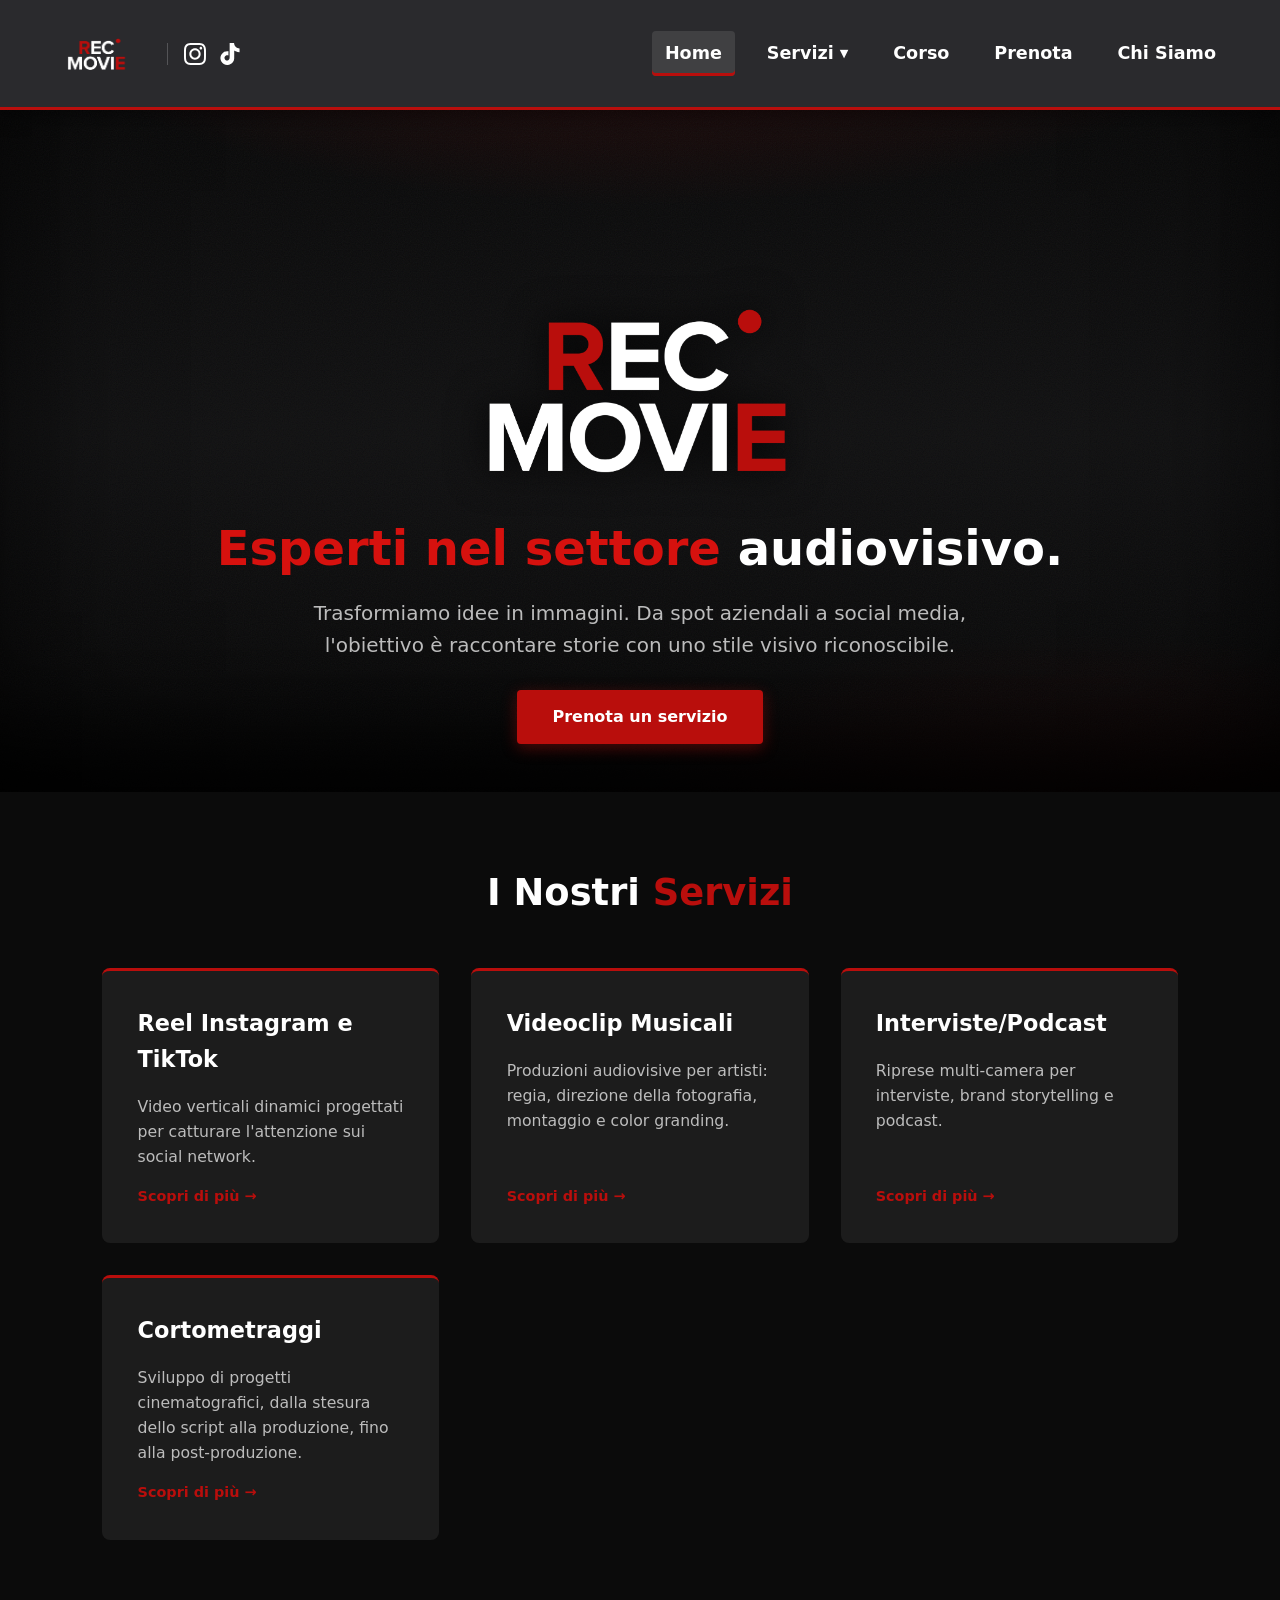
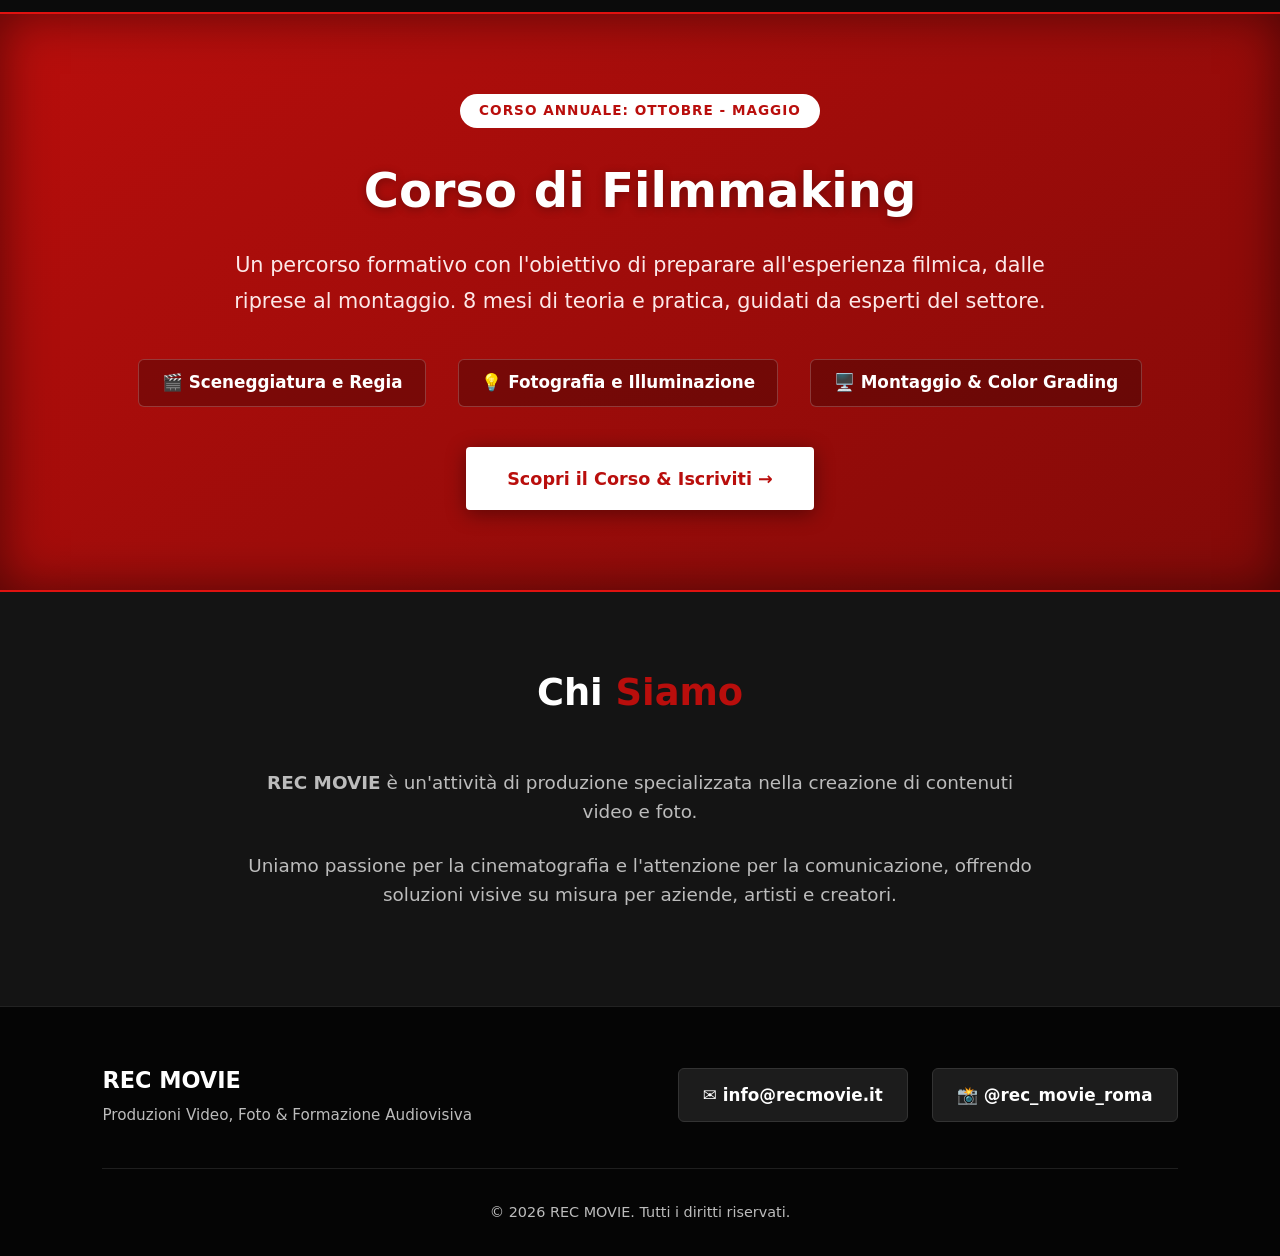
<file: index.html>
<!DOCTYPE html>
<html lang="it">
<head>
  <meta charset="UTF-8">
  <meta name="viewport" content="width=device-width, initial-scale=1.0">
  <title>REC MOVIE | Produzione Video, Foto & Formazione Audiovisiva a Roma</title>
  <meta name="description" content="REC MOVIE è una casa di produzione video e foto a Roma: reel per aziende, videoclip musicali, interviste/podcast, cortometraggi e un corso annuale di formazione audiovisiva.">
  <meta property="og:title" content="REC MOVIE | Produzione Foto & Video">
  <meta property="og:description" content="Trasformiamo idee in immagini. Reel, videoclip, podcast, cortometraggi e formazione audiovisiva a Roma.">
  <meta property="og:type" content="website">
  <meta property="og:image" content="materiale/LOGO REC MOVIE PNG BIANCO.png">
  <link rel="icon" type="image/png" href="materiale/LOGO REC MOVIE PNG NERO.png">
  <link rel="stylesheet" href="style.css">
  <style>
    /* Spazio tra Logo e Scritta per Desktop */
    .logo-hero {
      margin-bottom: -110px !important; /* Spinge la scritta in alto su PC */
      display: block;
      margin-left: auto;
      margin-right: auto;
    }

    .hero-content h1 {
      margin-top: 0 !important;
      position: relative;
      z-index: 2;
    }

    /* Regolazione specifica per cellulari */
    @media (max-width: 768px) {
      .logo-hero {
        margin-bottom: -30px !important; /* Riduce il margine negativo su smartphone per abbassare la scritta */
      }
    }
  </style>
</head>
<body>

  <!-- Navigation Header -->
  <header>
    <div class="brand-group">
      <a href="index.html" class="logo-container">
        <img src="materiale/LOGO REC MOVIE PNG BIANCO.png" alt="REC MOVIE Logo" class="logo-header">
      </a>

      <div class="header-socials">
        <a href="https://instagram.com/rec_movie_roma" target="_blank" rel="noopener noreferrer" class="social-icon" aria-label="Instagram">
          <svg viewBox="0 0 24 24"><path d="M12 2.163c3.204 0 3.584.012 4.85.07 3.252.148 4.771 1.691 4.919 4.919.058 1.265.069 1.645.069 4.849 0 3.205-.012 3.584-.069 4.849-.149 3.225-1.664 4.771-4.919 4.919-1.266.058-1.644.07-4.85.07-3.204 0-3.584-.012-4.849-.07-3.26-.149-4.771-1.699-4.919-4.92-.058-1.265-.07-1.644-.07-4.849 0-3.204.013-3.583.07-4.849.149-3.227 1.664-4.771 4.919-4.919 1.266-.057 1.645-.069 4.849-.069zm0-2.163c-3.259 0-3.667.014-4.947.072-4.358.2-6.78 2.618-6.98 6.98-.059 1.281-.073 1.689-.073 4.948 0 3.259.014 3.668.072 4.948.2 4.358 2.618 6.78 6.98 6.98 1.281.058 1.689.072 4.948.072 3.259 0 3.668-.014 4.948-.072 4.354-.2 6.782-2.618 6.979-6.98.059-1.28.073-1.689.073-4.948 0-3.259-.014-3.667-.072-4.947-.196-4.354-2.617-6.78-6.979-6.98-1.281-.059-1.69-.073-4.949-.073zm0 5.838c-3.403 0-6.162 2.759-6.162 6.162s2.759 6.163 6.162 6.163 6.162-2.759 6.162-6.163c0-3.403-2.759-6.162-6.162-6.162zm0 10.162c-2.209 0-4-1.79-4-4 0-2.209 1.791-4 4-4s4 1.791 4 4c0 2.21-1.791 4-4 4zm6.406-11.845c-.796 0-1.441.645-1.441 1.44s.645 1.44 1.441 1.44c.795 0 1.439-.645 1.439-1.44s-.644-1.44-1.439-1.44z"/></svg>
        </a>
        <a href="https://www.tiktok.com" target="_blank" rel="noopener noreferrer" class="social-icon" aria-label="TikTok">
          <svg viewBox="0 0 24 24"><path d="M12.525.02c1.31-.02 2.61-.01 3.91-.02.08 1.53.63 3.09 1.75 4.17 1.12 1.11 2.7 1.62 4.24 1.79v4.03c-1.44-.05-2.89-.35-4.2-.97-.57-.26-1.1-.59-1.62-.93-.01 2.92.01 5.84-.02 8.75-.08 1.4-.54 2.79-1.35 3.94-1.31 1.92-3.58 3.17-5.91 3.21-1.43.08-2.86-.31-4.08-1.03-2.02-1.19-3.44-3.37-3.65-5.71-.02-.5-.03-1-.01-1.49.18-1.9 1.12-3.72 2.58-4.96 1.66-1.44 3.98-2.13 6.15-1.72.02 1.48-.04 2.96-.04 4.44-.99-.32-2.15-.23-3.02.37-.82.56-1.31 1.54-1.28 2.53.02.82.42 1.61 1.08 2.09.68.51 1.58.68 2.4.45.89-.23 1.64-.94 1.94-1.81.18-.58.23-1.19.22-1.8V.02z"/></svg>
        </a>
      </div>
    </div>

    <nav>
      <ul class="nav-links" id="navLinks">
        <li><a href="index.html">Home</a></li>
        <li class="dropdown" id="serviziDropdown">
          <a href="#servizi">Servizi <span class="dropdown-arrow">&#9660;</span></a>
          <ul class="dropdown-menu">
            <li><a href="reel-aziende.html">Reel Instagram e TikTok</a></li>
            <li><a href="videoclip-musicali.html">Videoclip Musicali</a></li>
            <li><a href="interviste-podcast.html">Interviste/Podcast</a></li>
            <li><a href="cortometraggi.html">Cortometraggi</a></li>
          </ul>
        </li>
        <li><a href="corso-formazione.html">Corso</a></li>
        <li><a href="prenota-servizio.html">Prenota</a></li>
        <li><a href="#chi-siamo">Chi Siamo</a></li>
      </ul>
      <button class="hamburger" id="hamburger" aria-label="Apri il menu" aria-expanded="false">&#9776;</button>
    </nav>
  </header>

  <!-- Hero Home -->
  <section id="home" class="hero">
    <div class="hero-content">
      <img src="materiale/LOGO REC MOVIE PNG BIANCO.png" alt="REC MOVIE Logo Grande" class="logo-hero">
      <h1><span class="highlight-red">Esperti nel settore</span> audiovisivo.</h1>
      <p>Trasformiamo idee in immagini. Da spot aziendali a social media, l'obiettivo è raccontare storie con uno stile visivo riconoscibile.</p>
      <a href="prenota-servizio.html" class="btn">Prenota un servizio</a>
    </div>
  </section>

  <!-- Servizi -->
  <section id="servizi" class="section">
    <h2 class="section-title">I Nostri <span>Servizi</span></h2>
    <div class="services-grid">
      <a href="reel-aziende.html" class="service-card" id="servizi-reel">
        <h3>Reel Instagram e TikTok</h3>
        <p>Video verticali dinamici progettati per catturare l'attenzione sui social network.</p>
        <span class="card-link-text">Scopri di più &rarr;</span>
      </a>
      <a href="videoclip-musicali.html" class="service-card" id="servizi-videoclip">
        <h3>Videoclip Musicali</h3>
        <p>Produzioni audiovisive per artisti: regia, direzione della fotografia, montaggio e color granding.</p>
        <span class="card-link-text">Scopri di più &rarr;</span>
      </a>
      <a href="interviste-podcast.html" class="service-card" id="servizi-interviste">
        <h3>Interviste/Podcast</h3>
        <p>Riprese multi-camera per interviste, brand storytelling e podcast.</p>
        <span class="card-link-text">Scopri di più &rarr;</span>
      </a>
      <a href="cortometraggi.html" class="service-card" id="servizi-cortometraggi">
        <h3>Cortometraggi</h3>
        <p>Sviluppo di progetti cinematografici, dalla stesura dello script alla produzione, fino alla post-produzione.</p>
        <span class="card-link-text">Scopri di più &rarr;</span>
      </a>
    </div>
  </section>

  <!-- Sezione Corso Formazione -->
  <section class="course-banner">
    <span class="course-badge">Corso Annuale: Ottobre - Maggio</span>
    <h2>Corso di Filmmaking</h2>
    <p>Un percorso formativo con l'obiettivo di preparare all'esperienza filmica, dalle riprese al montaggio. 8 mesi di teoria e pratica, guidati da esperti del settore.</p>

    <ul class="course-highlights">
      <li>🎬 Sceneggiatura e Regia</li>
      <li>💡 Fotografia e Illuminazione</li>
      <li>🖥️ Montaggio & Color Grading</li>
    </ul>

    <a href="corso-formazione.html" class="btn btn-white">Scopri il Corso &amp; Iscriviti &rarr;</a>
  </section>

  <!-- Chi Siamo -->
  <section id="chi-siamo" class="section bg-darker">
    <div class="about-content">
      <h2 class="section-title">Chi <span>Siamo</span></h2>
      <p><strong>REC MOVIE</strong> è un'attività di produzione specializzata nella creazione di contenuti video e foto.</p>
      <p>Uniamo passione per la cinematografia e l'attenzione per la comunicazione, offrendo soluzioni visive su misura per aziende, artisti e creatori.</p>
    </div>
  </section>

  <!-- Footer -->
  <footer id="contatti">
    <div class="footer-contacts">
      <div class="contact-block">
        <h3>REC MOVIE</h3>
        <p>Produzioni Video, Foto &amp; Formazione Audiovisiva</p>
      </div>
      <div class="contact-links-group">
        <a href="mailto:info@recmovie.it" class="contact-pill">✉️ info@recmovie.it</a>
        <a href="https://instagram.com/rec_movie_roma" target="_blank" rel="noopener noreferrer" class="contact-pill">📸 @rec_movie_roma</a>
      </div>
    </div>
    <div class="footer-copyright">
      <p>&copy; 2026 REC MOVIE. Tutti i diritti riservati.</p>
    </div>
  </footer>

  <script src="script.js"></script>
</body>
</html>
</file>
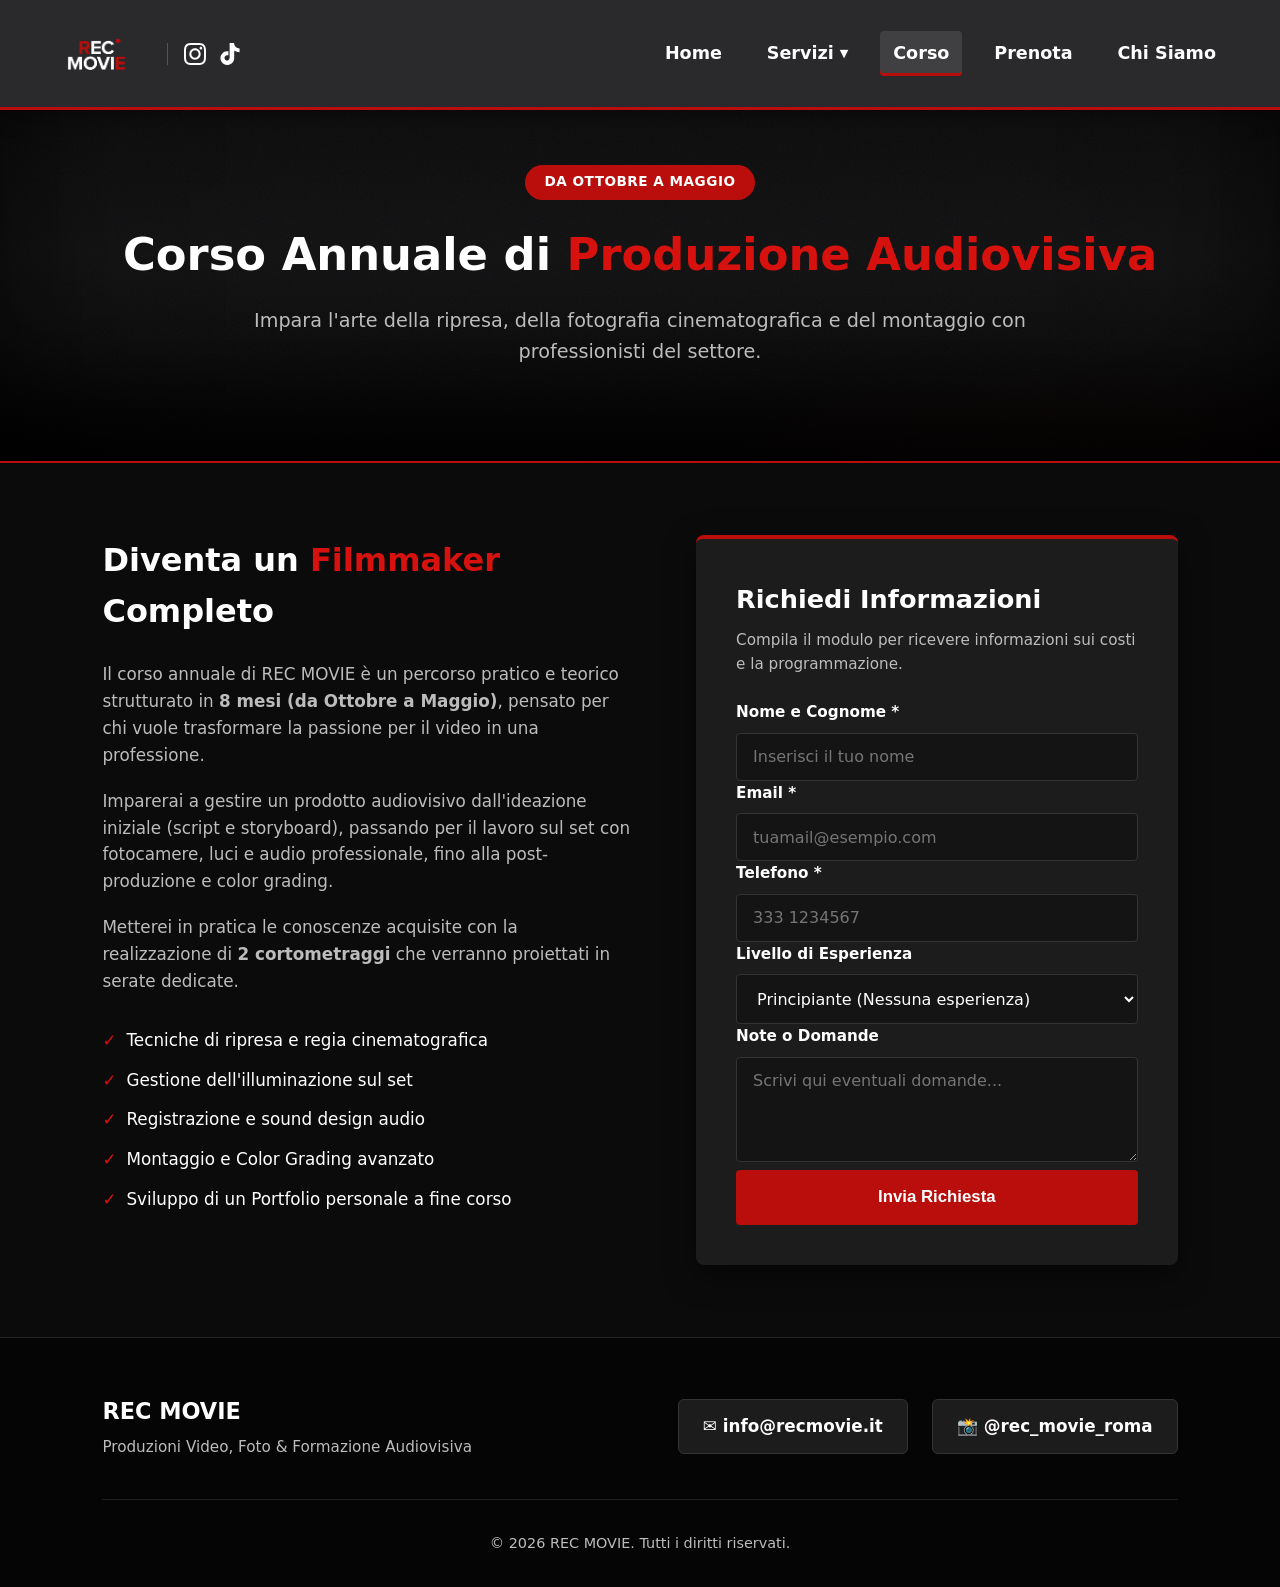
<file: corso-formazione.html>
<!DOCTYPE html>
<html lang="it">
<head>
  <meta charset="UTF-8">
  <meta name="viewport" content="width=device-width, initial-scale=1.0">
  <title>Corso di Formazione Audiovisiva | REC MOVIE</title>
  <meta name="description" content="Corso annuale di produzione audiovisiva (Ottobre-Maggio): regia, ripresa, gestione luci, montaggio e color grading con i professionisti di REC MOVIE.">
  <link rel="icon" type="image/png" href="materiale/LOGO REC MOVIE PNG NERO.png">
  <link rel="stylesheet" href="style.css">
</head>
<body>
  <header>
    <div class="brand-group">
      <a href="index.html" class="logo-container">
        <img src="materiale/LOGO REC MOVIE PNG BIANCO.png" alt="REC MOVIE Logo" class="logo-header">
      </a>

      <div class="header-socials">
        <a href="https://instagram.com/rec_movie_roma" target="_blank" rel="noopener noreferrer" class="social-icon" aria-label="Instagram">
          <svg viewBox="0 0 24 24"><path d="M12 2.163c3.204 0 3.584.012 4.85.07 3.252.148 4.771 1.691 4.919 4.919.058 1.265.069 1.645.069 4.849 0 3.205-.012 3.584-.069 4.849-.149 3.225-1.664 4.771-4.919 4.919-1.266.058-1.644.07-4.85.07-3.204 0-3.584-.012-4.849-.07-3.26-.149-4.771-1.699-4.919-4.92-.058-1.265-.07-1.644-.07-4.849 0-3.204.013-3.583.07-4.849.149-3.227 1.664-4.771 4.919-4.919 1.266-.057 1.645-.069 4.849-.069zm0-2.163c-3.259 0-3.667.014-4.947.072-4.358.2-6.78 2.618-6.98 6.98-.059 1.281-.073 1.689-.073 4.948 0 3.259.014 3.668.072 4.948.2 4.358 2.618 6.78 6.98 6.98 1.281.058 1.689.072 4.948.072 3.259 0 3.668-.014 4.948-.072 4.354-.2 6.782-2.618 6.979-6.98.059-1.28.073-1.689.073-4.948 0-3.259-.014-3.667-.072-4.947-.196-4.354-2.617-6.78-6.979-6.98-1.281-.059-1.69-.073-4.949-.073zm0 5.838c-3.403 0-6.162 2.759-6.162 6.162s2.759 6.163 6.162 6.163 6.162-2.759 6.162-6.163c0-3.403-2.759-6.162-6.162-6.162zm0 10.162c-2.209 0-4-1.79-4-4 0-2.209 1.791-4 4-4s4 1.791 4 4c0 2.21-1.791 4-4 4zm6.406-11.845c-.796 0-1.441.645-1.441 1.44s.645 1.44 1.441 1.44c.795 0 1.439-.645 1.439-1.44s-.644-1.44-1.439-1.44z"/></svg>
        </a>
        <a href="https://www.tiktok.com" target="_blank" rel="noopener noreferrer" class="social-icon" aria-label="TikTok">
          <svg viewBox="0 0 24 24"><path d="M12.525.02c1.31-.02 2.61-.01 3.91-.02.08 1.53.63 3.09 1.75 4.17 1.12 1.11 2.7 1.62 4.24 1.79v4.03c-1.44-.05-2.89-.35-4.2-.97-.57-.26-1.1-.59-1.62-.93-.01 2.92.01 5.84-.02 8.75-.08 1.4-.54 2.79-1.35 3.94-1.31 1.92-3.58 3.17-5.91 3.21-1.43.08-2.86-.31-4.08-1.03-2.02-1.19-3.44-3.37-3.65-5.71-.02-.5-.03-1-.01-1.49.18-1.9 1.12-3.72 2.58-4.96 1.66-1.44 3.98-2.13 6.15-1.72.02 1.48-.04 2.96-.04 4.44-.99-.32-2.15-.23-3.02.37-.82.56-1.31 1.54-1.28 2.53.02.82.42 1.61 1.08 2.09.68.51 1.58.68 2.4.45.89-.23 1.64-.94 1.94-1.81.18-.58.23-1.19.22-1.8V.02z"/></svg>
        </a>
      </div>
    </div>

    <nav>
      <ul class="nav-links" id="navLinks">
        <li><a href="index.html">Home</a></li>
        <li class="dropdown" id="serviziDropdown">
          <a href="index.html#servizi">Servizi <span class="dropdown-arrow">&#9660;</span></a>
          <ul class="dropdown-menu">
            <li><a href="reel-aziende.html">Reel Instagram e TikTok</a></li>
            <li><a href="videoclip-musicali.html">Videoclip Musicali</a></li>
            <li><a href="interviste-podcast.html">Interviste/Podcast</a></li>
            <li><a href="cortometraggi.html">Cortometraggi</a></li>
          </ul>
        </li>
        <li><a href="corso-formazione.html">Corso</a></li>
        <li><a href="prenota-servizio.html">Prenota</a></li>
        <li><a href="index.html#chi-siamo">Chi Siamo</a></li>
      </ul>
      <button class="hamburger" id="hamburger" aria-label="Apri il menu" aria-expanded="false">&#9776;</button>
    </nav>
  </header>
  <section class="page-hero">
    <span class="badge">Da Ottobre a Maggio</span>
    <h1>Corso Annuale di <span>Produzione Audiovisiva</span></h1>
    <p>Impara l'arte della ripresa, della fotografia cinematografica e del montaggio con professionisti del settore.</p>
  </section>

  <section class="content-section">
    <!-- Dettagli del corso -->
    <div class="info-box">
      <h2>Diventa un <span>Filmmaker</span> Completo</h2>
      <p>Il corso annuale di REC MOVIE è un percorso pratico e teorico strutturato in <strong>8 mesi (da Ottobre a Maggio)</strong>, pensato per chi vuole trasformare la passione per il video in una professione.</p>
      <p>Imparerai a gestire un prodotto audiovisivo dall'ideazione iniziale (script e storyboard), passando per il lavoro sul set con fotocamere, luci e audio professionale, fino alla post-produzione e color grading.</p>
<p>Metterei in pratica le conoscenze acquisite con la realizzazione di <strong>2 cortometraggi</strong> che verranno proiettati in serate dedicate.</p>
      <ul class="course-highlights checklist">
        <li>Tecniche di ripresa e regia cinematografica</li>
        <li>Gestione dell'illuminazione sul set</li>
        <li>Registrazione e sound design audio</li>
        <li>Montaggio e Color Grading avanzato</li>
        <li>Sviluppo di un Portfolio personale a fine corso</li>
      </ul>
    </div>

    <!-- Modulo Form -->
    <div class="form-box">
      <h3>Richiedi Informazioni</h3>
      <p>Compila il modulo per ricevere informazioni sui costi e la programmazione.</p>
      <form action="https://formspree.io/f/xwlezeze" method="POST" alert('Grazie per l\'interesse! Ti contatteremo al più presto.');">
<input type="hidden" name="_subject" value="INFO CORSO DI FORMAZIONE">
        <div class="form-group">
          <label for="nome">Nome e Cognome *</label>
          <input type="text" id="nome" name="nome" required placeholder="Inserisci il tuo nome">
        </div>
        <div class="form-group">
          <label for="email">Email *</label>
          <input type="email" id="email" name="email" required placeholder="tuamail@esempio.com">
        </div>
        <div class="form-group">
          <label for="telefono">Telefono *</label>
          <input type="tel" id="telefono" name="telefono" required placeholder="333 1234567">
        </div>
        <div class="form-group">
          <label for="esperienza">Livello di Esperienza</label>
          <select id="esperienza" name="esperienza">
            <option value="principiante">Principiante (Nessuna esperienza)</option>
            <option value="intermedio">Intermedio (Uso già la fotocamera)</option>
            <option value="avanzato">Avanzato (Voglio affinare le tecniche)</option>
          </select>
        </div>
        <div class="form-group">
          <label for="messaggio">Note o Domande</label>
          <textarea id="messaggio" name="messaggio" rows="4" placeholder="Scrivi qui eventuali domande..."></textarea>
        </div>
        <button type="submit" class="submit-btn">Invia Richiesta</button>
      </form>
    </div>
  </section>

  <footer>
    <div class="footer-contacts">
      <div class="contact-block">
        <h3>REC MOVIE</h3>
        <p>Produzioni Video, Foto &amp; Formazione Audiovisiva</p>
      </div>
      <div class="contact-links-group">
        <a href="mailto:info@recmovie.it" class="contact-pill">✉️ info@recmovie.it</a>
        <a href="https://instagram.com/rec_movie_roma" target="_blank" rel="noopener noreferrer" class="contact-pill">📸 @rec_movie_roma</a>
      </div>
    </div>
    <div class="footer-copyright">
      <p>&copy; 2026 REC MOVIE. Tutti i diritti riservati.</p>
    </div>
  </footer>

  <script src="script.js"></script>
</body>
</html>
</file>
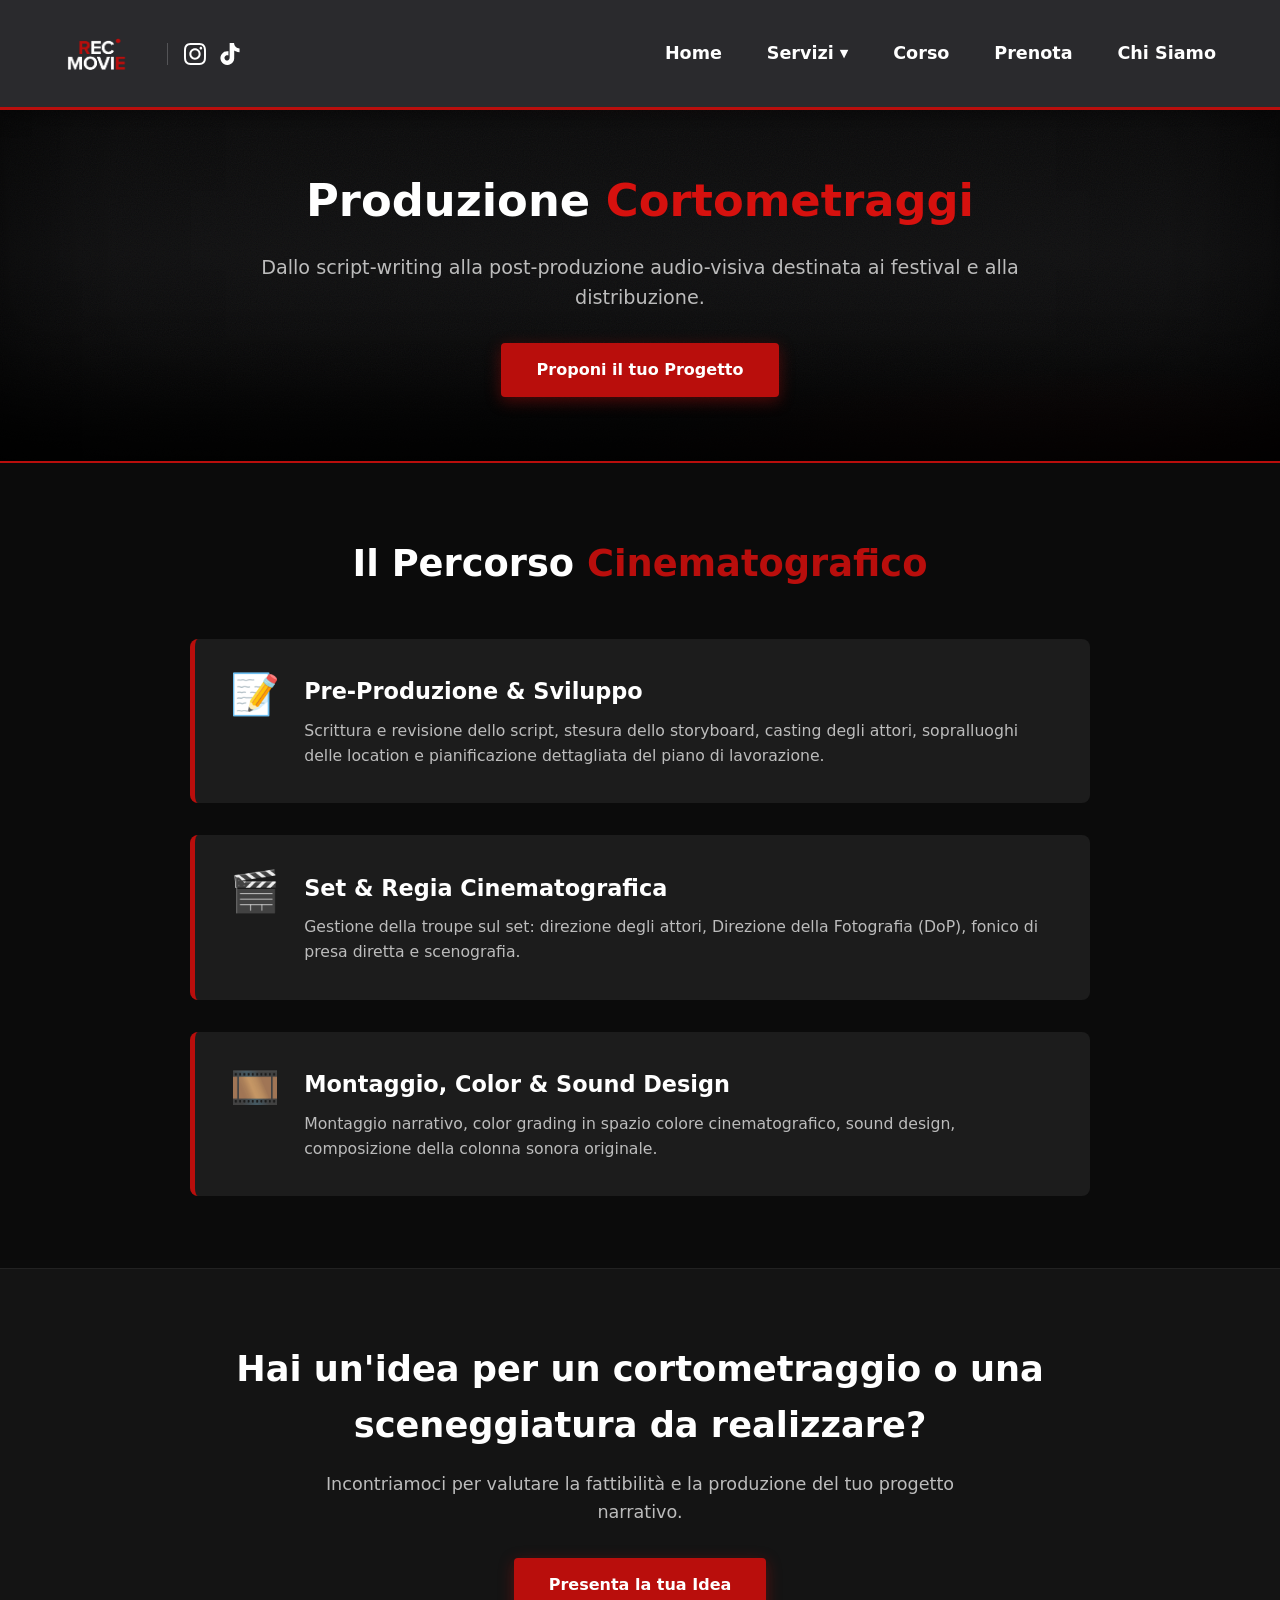
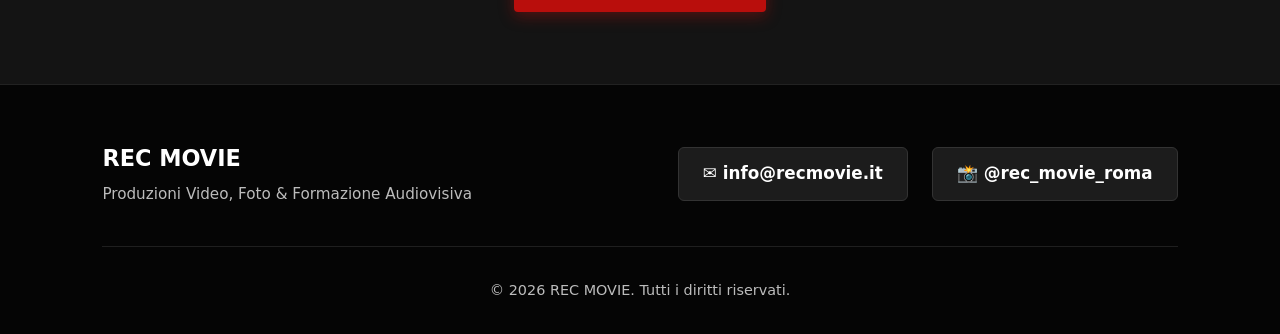
<file: cortometraggi.html>
<!DOCTYPE html>
<html lang="it">
<head>
  <meta charset="UTF-8">
  <meta name="viewport" content="width=device-width, initial-scale=1.0">
  <title>Produzione Cortometraggi | REC MOVIE</title>
  <meta name="description" content="Sviluppo di cortometraggi dallo script alla post-produzione: pre-produzione, regia sul set, montaggio, color e sound design a cura di REC MOVIE.">
  <link rel="icon" type="image/png" href="materiale/LOGO REC MOVIE PNG NERO.png">
  <link rel="stylesheet" href="style.css">
</head>
<body>
  <header>
    <div class="brand-group">
      <a href="index.html" class="logo-container">
        <img src="materiale/LOGO REC MOVIE PNG BIANCO.png" alt="REC MOVIE Logo" class="logo-header">
      </a>

      <div class="header-socials">
        <a href="https://instagram.com/rec_movie_roma" target="_blank" rel="noopener noreferrer" class="social-icon" aria-label="Instagram">
          <svg viewBox="0 0 24 24"><path d="M12 2.163c3.204 0 3.584.012 4.85.07 3.252.148 4.771 1.691 4.919 4.919.058 1.265.069 1.645.069 4.849 0 3.205-.012 3.584-.069 4.849-.149 3.225-1.664 4.771-4.919 4.919-1.266.058-1.644.07-4.85.07-3.204 0-3.584-.012-4.849-.07-3.26-.149-4.771-1.699-4.919-4.92-.058-1.265-.07-1.644-.07-4.849 0-3.204.013-3.583.07-4.849.149-3.227 1.664-4.771 4.919-4.919 1.266-.057 1.645-.069 4.849-.069zm0-2.163c-3.259 0-3.667.014-4.947.072-4.358.2-6.78 2.618-6.98 6.98-.059 1.281-.073 1.689-.073 4.948 0 3.259.014 3.668.072 4.948.2 4.358 2.618 6.78 6.98 6.98 1.281.058 1.689.072 4.948.072 3.259 0 3.668-.014 4.948-.072 4.354-.2 6.782-2.618 6.979-6.98.059-1.28.073-1.689.073-4.948 0-3.259-.014-3.667-.072-4.947-.196-4.354-2.617-6.78-6.979-6.98-1.281-.059-1.69-.073-4.949-.073zm0 5.838c-3.403 0-6.162 2.759-6.162 6.162s2.759 6.163 6.162 6.163 6.162-2.759 6.162-6.163c0-3.403-2.759-6.162-6.162-6.162zm0 10.162c-2.209 0-4-1.79-4-4 0-2.209 1.791-4 4-4s4 1.791 4 4c0 2.21-1.791 4-4 4zm6.406-11.845c-.796 0-1.441.645-1.441 1.44s.645 1.44 1.441 1.44c.795 0 1.439-.645 1.439-1.44s-.644-1.44-1.439-1.44z"/></svg>
        </a>
        <a href="https://www.tiktok.com" target="_blank" rel="noopener noreferrer" class="social-icon" aria-label="TikTok">
          <svg viewBox="0 0 24 24"><path d="M12.525.02c1.31-.02 2.61-.01 3.91-.02.08 1.53.63 3.09 1.75 4.17 1.12 1.11 2.7 1.62 4.24 1.79v4.03c-1.44-.05-2.89-.35-4.2-.97-.57-.26-1.1-.59-1.62-.93-.01 2.92.01 5.84-.02 8.75-.08 1.4-.54 2.79-1.35 3.94-1.31 1.92-3.58 3.17-5.91 3.21-1.43.08-2.86-.31-4.08-1.03-2.02-1.19-3.44-3.37-3.65-5.71-.02-.5-.03-1-.01-1.49.18-1.9 1.12-3.72 2.58-4.96 1.66-1.44 3.98-2.13 6.15-1.72.02 1.48-.04 2.96-.04 4.44-.99-.32-2.15-.23-3.02.37-.82.56-1.31 1.54-1.28 2.53.02.82.42 1.61 1.08 2.09.68.51 1.58.68 2.4.45.89-.23 1.64-.94 1.94-1.81.18-.58.23-1.19.22-1.8V.02z"/></svg>
        </a>
      </div>
    </div>

    <nav>
      <ul class="nav-links" id="navLinks">
        <li><a href="index.html">Home</a></li>
        <li class="dropdown" id="serviziDropdown">
          <a href="index.html#servizi">Servizi <span class="dropdown-arrow">&#9660;</span></a>
          <ul class="dropdown-menu">
            <li><a href="reel-aziende.html">Reel Instagram e TikTok</a></li>
            <li><a href="videoclip-musicali.html">Videoclip Musicali</a></li>
            <li><a href="interviste-podcast.html">Interviste/Podcast</a></li>
            <li><a href="cortometraggi.html">Cortometraggi</a></li>
          </ul>
        </li>
        <li><a href="corso-formazione.html">Corso</a></li>
        <li><a href="prenota-servizio.html">Prenota</a></li>
        <li><a href="index.html#chi-siamo">Chi Siamo</a></li>
      </ul>
      <button class="hamburger" id="hamburger" aria-label="Apri il menu" aria-expanded="false">&#9776;</button>
    </nav>
  </header>
  <!-- Page Hero -->
  <section class="page-hero">
    <h1>Produzione <span>Cortometraggi</span></h1>
    <p>Dallo script-writing alla post-produzione audio-visiva destinata ai festival e alla distribuzione.</p>
    <a href="prenota-servizio.html" class="btn">Proponi il tuo Progetto</a>
  </section>

  <!-- Fasi Produzione Cinematografica -->
  <section class="section">
    <h2 class="section-title">Il Percorso <span>Cinematografico</span></h2>
    <div class="cinema-phases">
      <div class="phase-card">
        <div class="phase-icon">📝</div>
        <div class="phase-content">
          <h3>Pre-Produzione &amp; Sviluppo</h3>
          <p>Scrittura e revisione dello script, stesura dello storyboard, casting degli attori, sopralluoghi delle location e pianificazione dettagliata del piano di lavorazione.</p>
        </div>
      </div>
      <div class="phase-card">
        <div class="phase-icon">🎬</div>
        <div class="phase-content">
          <h3>Set &amp; Regia Cinematografica</h3>
          <p>Gestione della troupe sul set: direzione degli attori, Direzione della Fotografia (DoP), fonico di presa diretta e scenografia.</p>
        </div>
      </div>
      <div class="phase-card">
        <div class="phase-icon">🎞️</div>
        <div class="phase-content">
          <h3>Montaggio, Color &amp; Sound Design</h3>
          <p>Montaggio narrativo, color grading in spazio colore cinematografico, sound design, composizione della colonna sonora originale.</p>
        </div>
      </div>
    </div>
  </section>

  <!-- CTA -->
  <section class="cta-box">
    <h2>Hai un'idea per un cortometraggio o una sceneggiatura da realizzare?</h2>
    <p>Incontriamoci per valutare la fattibilità e la produzione del tuo progetto narrativo.</p>
    <a href="prenota-servizio.html" class="btn">Presenta la tua Idea</a>
  </section>

  <footer>
    <div class="footer-contacts">
      <div class="contact-block">
        <h3>REC MOVIE</h3>
        <p>Produzioni Video, Foto &amp; Formazione Audiovisiva</p>
      </div>
      <div class="contact-links-group">
        <a href="mailto:info@recmovie.it" class="contact-pill">✉️ info@recmovie.it</a>
        <a href="https://instagram.com/rec_movie_roma" target="_blank" rel="noopener noreferrer" class="contact-pill">📸 @rec_movie_roma</a>
      </div>
    </div>
    <div class="footer-copyright">
      <p>&copy; 2026 REC MOVIE. Tutti i diritti riservati.</p>
    </div>
  </footer>

  <script src="script.js"></script>
</body>
</html>
</file>
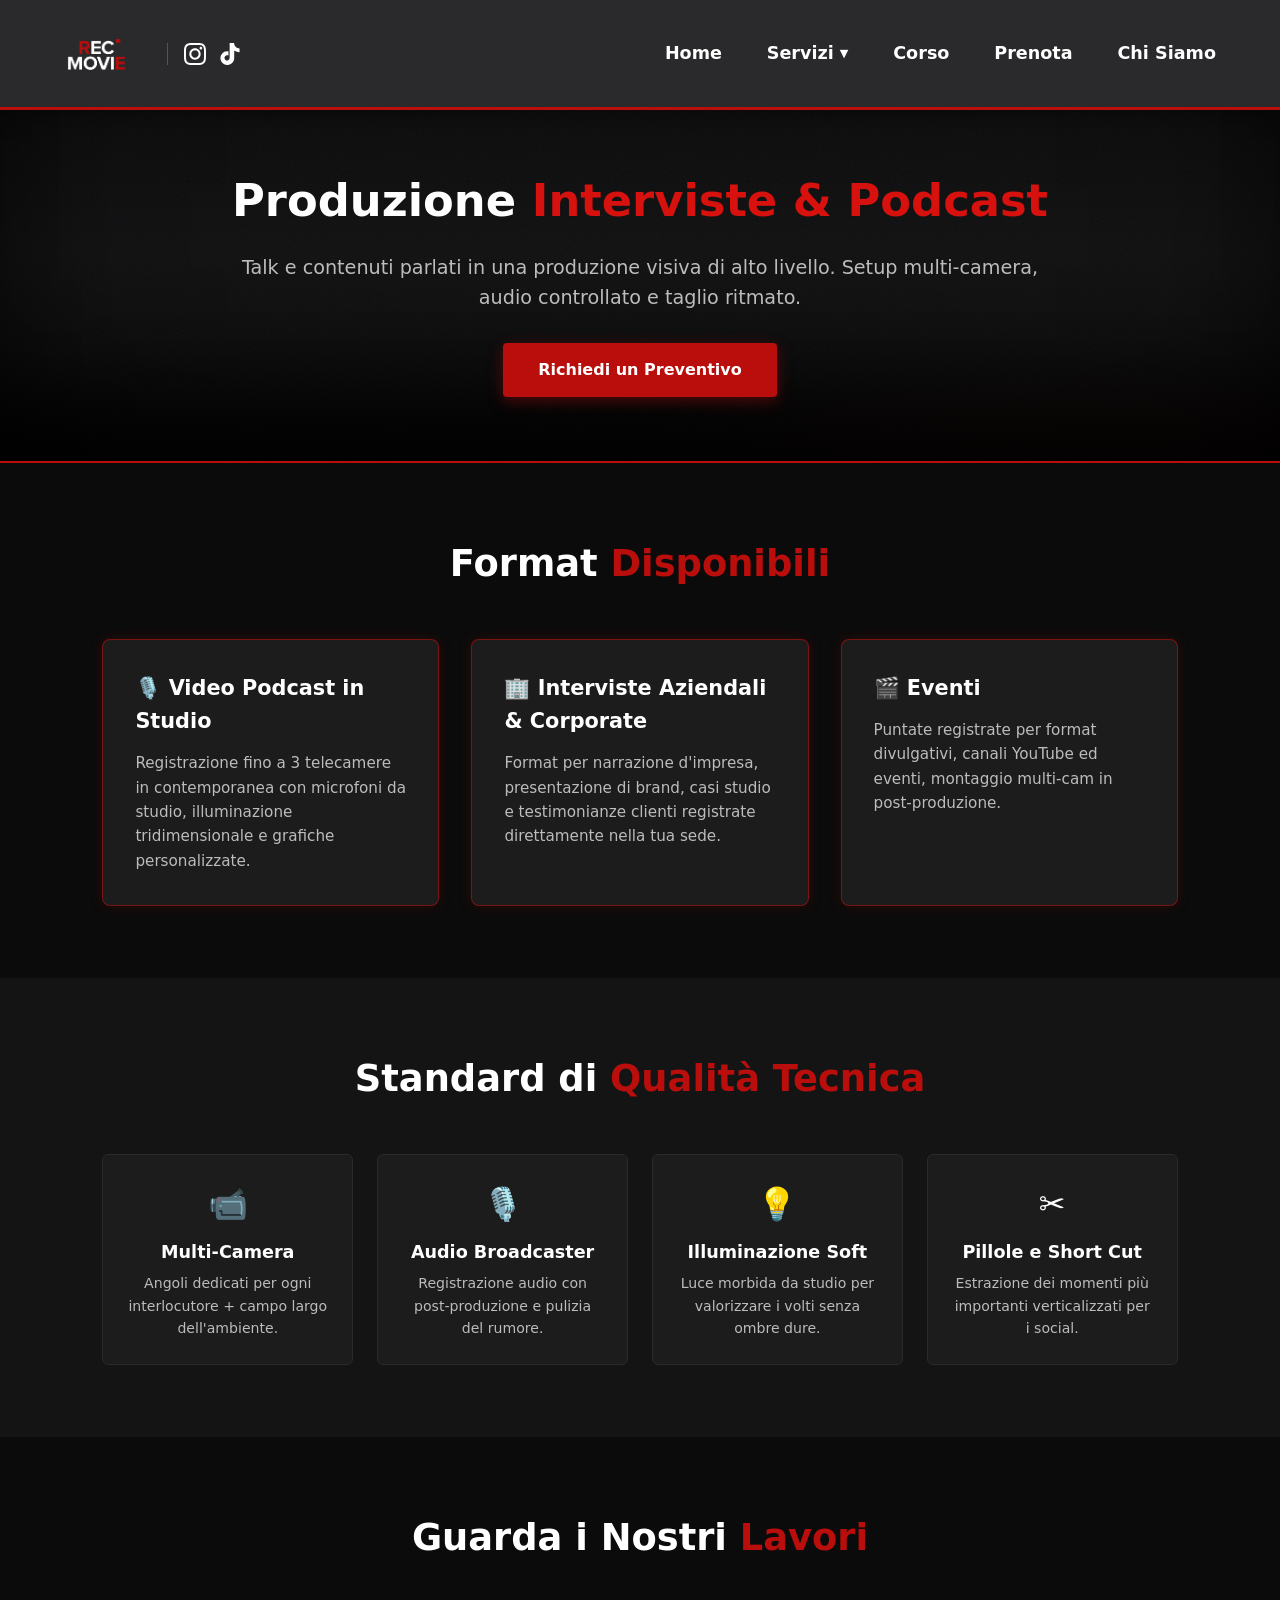
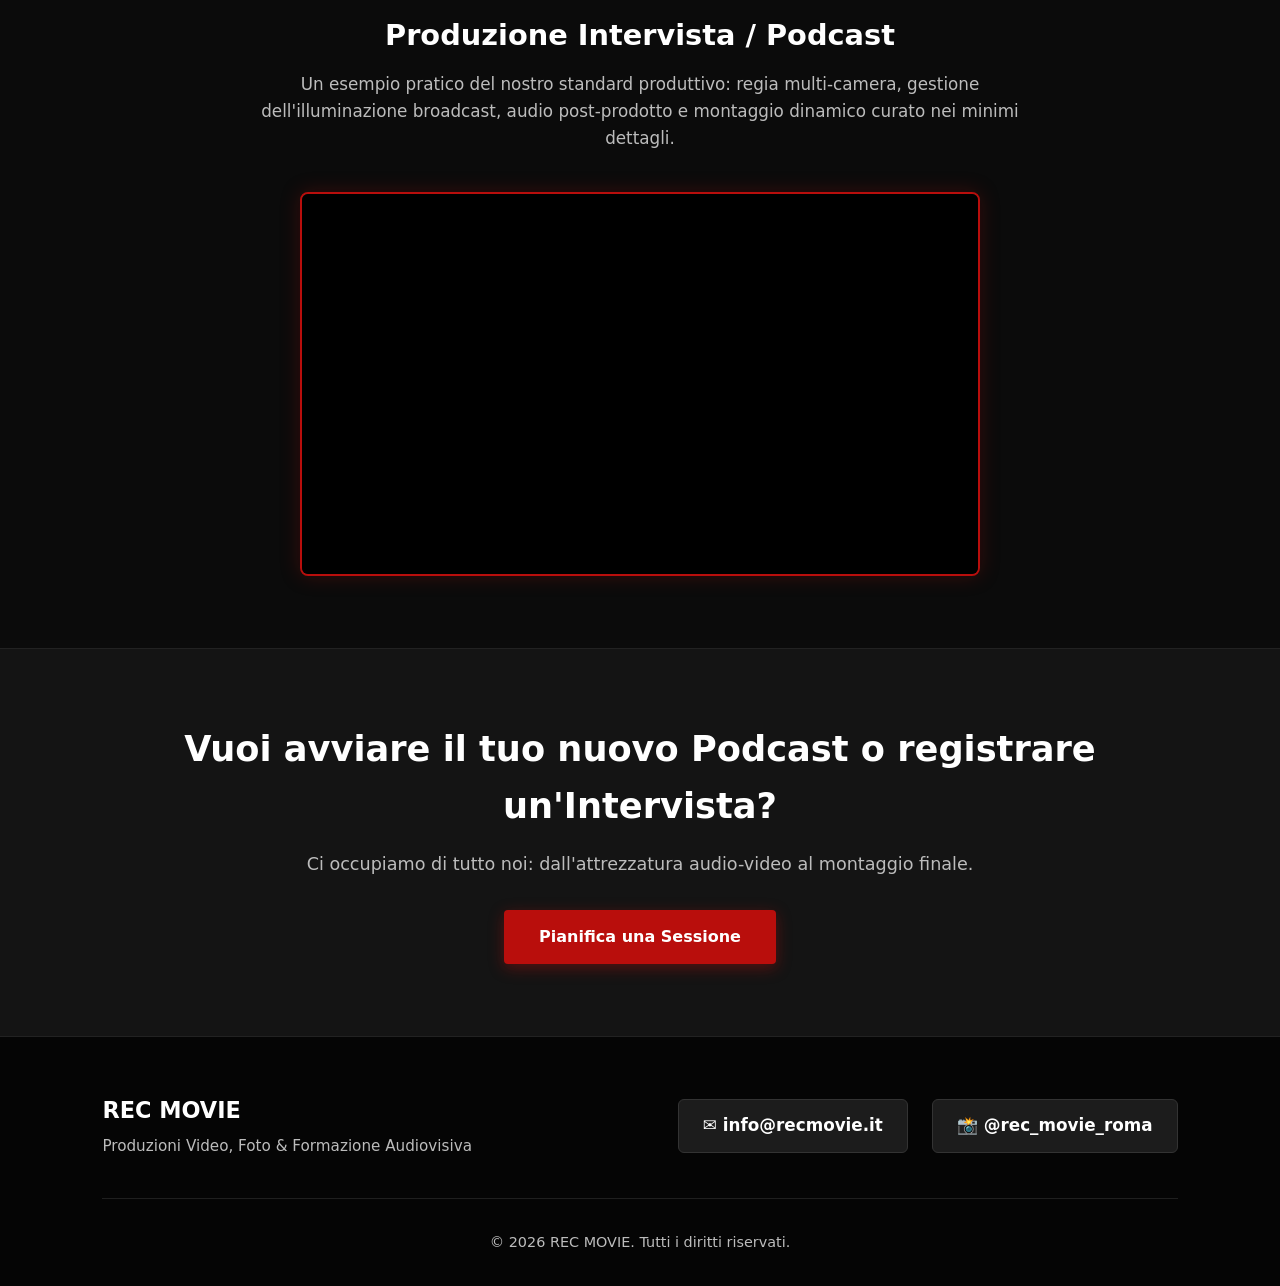
<file: interviste-podcast.html>
<!DOCTYPE html>
<html lang="it">
<head>
  <meta charset="UTF-8">
  <meta name="viewport" content="width=device-width, initial-scale=1.0">
  <title>Interviste & Podcast | REC MOVIE</title>
  <meta name="description" content="Produzione video podcast e interviste aziendali multi-camera: audio broadcaster, illuminazione da studio e short cut per i social, a cura di REC MOVIE.">
  <link rel="icon" type="image/png" href="materiale/LOGO REC MOVIE PNG NERO.png">
  <link rel="stylesheet" href="style.css">
</head>
<body>
  <header>
    <div class="brand-group">
      <a href="index.html" class="logo-container">
        <img src="materiale/LOGO REC MOVIE PNG BIANCO.png" alt="REC MOVIE Logo" class="logo-header">
      </a>

      <div class="header-socials">
        <a href="https://instagram.com/rec_movie_roma" target="_blank" rel="noopener noreferrer" class="social-icon" aria-label="Instagram">
          <svg viewBox="0 0 24 24"><path d="M12 2.163c3.204 0 3.584.012 4.85.07 3.252.148 4.771 1.691 4.919 4.919.058 1.265.069 1.645.069 4.849 0 3.205-.012 3.584-.069 4.849-.149 3.225-1.664 4.771-4.919 4.919-1.266.058-1.644.07-4.85.07-3.204 0-3.584-.012-4.849-.07-3.26-.149-4.771-1.699-4.919-4.92-.058-1.265-.07-1.644-.07-4.849 0-3.204.013-3.583.07-4.849.149-3.227 1.664-4.771 4.919-4.919 1.266-.057 1.645-.069 4.849-.069zm0-2.163c-3.259 0-3.667.014-4.947.072-4.358.2-6.78 2.618-6.98 6.98-.059 1.281-.073 1.689-.073 4.948 0 3.259.014 3.668.072 4.948.2 4.358 2.618 6.78 6.98 6.98 1.281.058 1.689.072 4.948.072 3.259 0 3.668-.014 4.948-.072 4.354-.2 6.782-2.618 6.979-6.98.059-1.28.073-1.689.073-4.948 0-3.259-.014-3.667-.072-4.947-.196-4.354-2.617-6.78-6.979-6.98-1.281-.059-1.69-.073-4.949-.073zm0 5.838c-3.403 0-6.162 2.759-6.162 6.162s2.759 6.163 6.162 6.163 6.162-2.759 6.162-6.163c0-3.403-2.759-6.162-6.162-6.162zm0 10.162c-2.209 0-4-1.79-4-4 0-2.209 1.791-4 4-4s4 1.791 4 4c0 2.21-1.791 4-4 4zm6.406-11.845c-.796 0-1.441.645-1.441 1.44s.645 1.44 1.441 1.44c.795 0 1.439-.645 1.439-1.44s-.644-1.44-1.439-1.44z"/></svg>
        </a>
        <a href="https://www.tiktok.com" target="_blank" rel="noopener noreferrer" class="social-icon" aria-label="TikTok">
          <svg viewBox="0 0 24 24"><path d="M12.525.02c1.31-.02 2.61-.01 3.91-.02.08 1.53.63 3.09 1.75 4.17 1.12 1.11 2.7 1.62 4.24 1.79v4.03c-1.44-.05-2.89-.35-4.2-.97-.57-.26-1.1-.59-1.62-.93-.01 2.92.01 5.84-.02 8.75-.08 1.4-.54 2.79-1.35 3.94-1.31 1.92-3.58 3.17-5.91 3.21-1.43.08-2.86-.31-4.08-1.03-2.02-1.19-3.44-3.37-3.65-5.71-.02-.5-.03-1-.01-1.49.18-1.9 1.12-3.72 2.58-4.96 1.66-1.44 3.98-2.13 6.15-1.72.02 1.48-.04 2.96-.04 4.44-.99-.32-2.15-.23-3.02.37-.82.56-1.31 1.54-1.28 2.53.02.82.42 1.61 1.08 2.09.68.51 1.58.68 2.4.45.89-.23 1.64-.94 1.94-1.81.18-.58.23-1.19.22-1.8V.02z"/></svg>
        </a>
      </div>
    </div>

    <nav>
      <ul class="nav-links" id="navLinks">
        <li><a href="index.html">Home</a></li>
        <li class="dropdown" id="serviziDropdown">
          <a href="index.html#servizi">Servizi <span class="dropdown-arrow">&#9660;</span></a>
          <ul class="dropdown-menu">
            <li><a href="reel-aziende.html">Reel Instagram e TikTok</a></li>
            <li><a href="videoclip-musicali.html">Videoclip Musicali</a></li>
            <li><a href="interviste-podcast.html">Interviste/Podcast</a></li>
            <li><a href="cortometraggi.html">Cortometraggi</a></li>
          </ul>
        </li>
        <li><a href="corso-formazione.html">Corso</a></li>
        <li><a href="prenota-servizio.html">Prenota</a></li>
        <li><a href="index.html#chi-siamo">Chi Siamo</a></li>
      </ul>
      <button class="hamburger" id="hamburger" aria-label="Apri il menu" aria-expanded="false">&#9776;</button>
    </nav>
  </header>

  <!-- Page Hero -->
  <section class="page-hero">
    <h1>Produzione <span>Interviste & Podcast</span></h1>
    <p>Talk e contenuti parlati in una produzione visiva di alto livello. Setup multi-camera, audio controllato e taglio ritmato.</p>
    <a href="prenota-servizio.html" class="btn">Richiedi un Preventivo</a>
  </section>

  <!-- Soluzioni -->
  <section class="section">
    <h2 class="section-title">Format <span>Disponibili</span></h2>
    <div class="pod-grid">
      <div class="pod-card">
        <h3>🎙️ Video Podcast in Studio</h3>
        <p>Registrazione fino a 3 telecamere in contemporanea con microfoni da studio, illuminazione tridimensionale e grafiche personalizzate.</p>
      </div>
      <div class="pod-card">
        <h3>🏢 Interviste Aziendali & Corporate</h3>
        <p>Format per narrazione d'impresa, presentazione di brand, casi studio e testimonianze clienti registrate direttamente nella tua sede.</p>
      </div>
      <div class="pod-card">
        <h3>🎬 Eventi</h3>
        <p>Puntate registrate per format divulgativi, canali YouTube ed eventi, montaggio multi-cam in post-produzione.</p>
      </div>
    </div>
  </section>

  <!-- Specifiche Tecniche -->
  <section class="section bg-darker">
    <h2 class="section-title">Standard di <span>Qualità Tecnica</span></h2>
    <div class="tech-specs">
      <div class="spec-item">
        <div class="spec-icon">📹</div>
        <h4>Multi-Camera</h4>
        <p>Angoli dedicati per ogni interlocutore + campo largo dell'ambiente.</p>
      </div>
      <div class="spec-item">
        <div class="spec-icon">🎙️</div>
        <h4>Audio Broadcaster</h4>
        <p>Registrazione audio con post-produzione e pulizia del rumore.</p>
      </div>
      <div class="spec-item">
        <div class="spec-icon">💡</div>
        <h4>Illuminazione Soft</h4>
        <p>Luce morbida da studio per valorizzare i volti senza ombre dure.</p>
      </div>
      <div class="spec-item">
        <div class="spec-icon">✂️</div>
        <h4>Pillole e Short Cut</h4>
        <p>Estrazione dei momenti più importanti verticalizzati per i social.</p>
      </div>
    </div>
  </section>

  <!-- Sezione Portfolio -->
  <section class="section">
    <h2 class="section-title">Guarda i Nostri <span>Lavori</span></h2>
    <div class="portfolio-wrapper">
      <div class="portfolio-info">
        <h3>Produzione Intervista / Podcast</h3>
        <p>Un esempio pratico del nostro standard produttivo: regia multi-camera, gestione dell'illuminazione broadcast, audio post-prodotto e montaggio dinamico curato nei minimi dettagli.</p>
      </div>

      <div class="video-card-small">
        <div class="video-container">
          <iframe
            src="https://www.youtube.com/embed/EQV9CeP_1vY"
            title="Produzione Intervista / Podcast REC MOVIE"
            loading="lazy"
            allow="accelerometer; autoplay; clipboard-write; encrypted-media; gyroscope; picture-in-picture; web-share"
            allowfullscreen>
          </iframe>
        </div>
      </div>
    </div>
  </section>

  <!-- CTA -->
  <section class="cta-box">
    <h2>Vuoi avviare il tuo nuovo Podcast o registrare un'Intervista?</h2>
    <p>Ci occupiamo di tutto noi: dall'attrezzatura audio-video al montaggio finale.</p>
    <a href="prenota-servizio.html" class="btn">Pianifica una Sessione</a>
  </section>

  <footer>
    <div class="footer-contacts">
      <div class="contact-block">
        <h3>REC MOVIE</h3>
        <p>Produzioni Video, Foto &amp; Formazione Audiovisiva</p>
      </div>
      <div class="contact-links-group">
        <a href="mailto:info@recmovie.it" class="contact-pill">✉️ info@recmovie.it</a>
        <a href="https://instagram.com/rec_movie_roma" target="_blank" rel="noopener noreferrer" class="contact-pill">📸 @rec_movie_roma</a>
      </div>
    </div>
    <div class="footer-copyright">
      <p>&copy; 2026 REC MOVIE. Tutti i diritti riservati.</p>
    </div>
  </footer>

  <script src="script.js"></script>
</body>
</html>
</file>
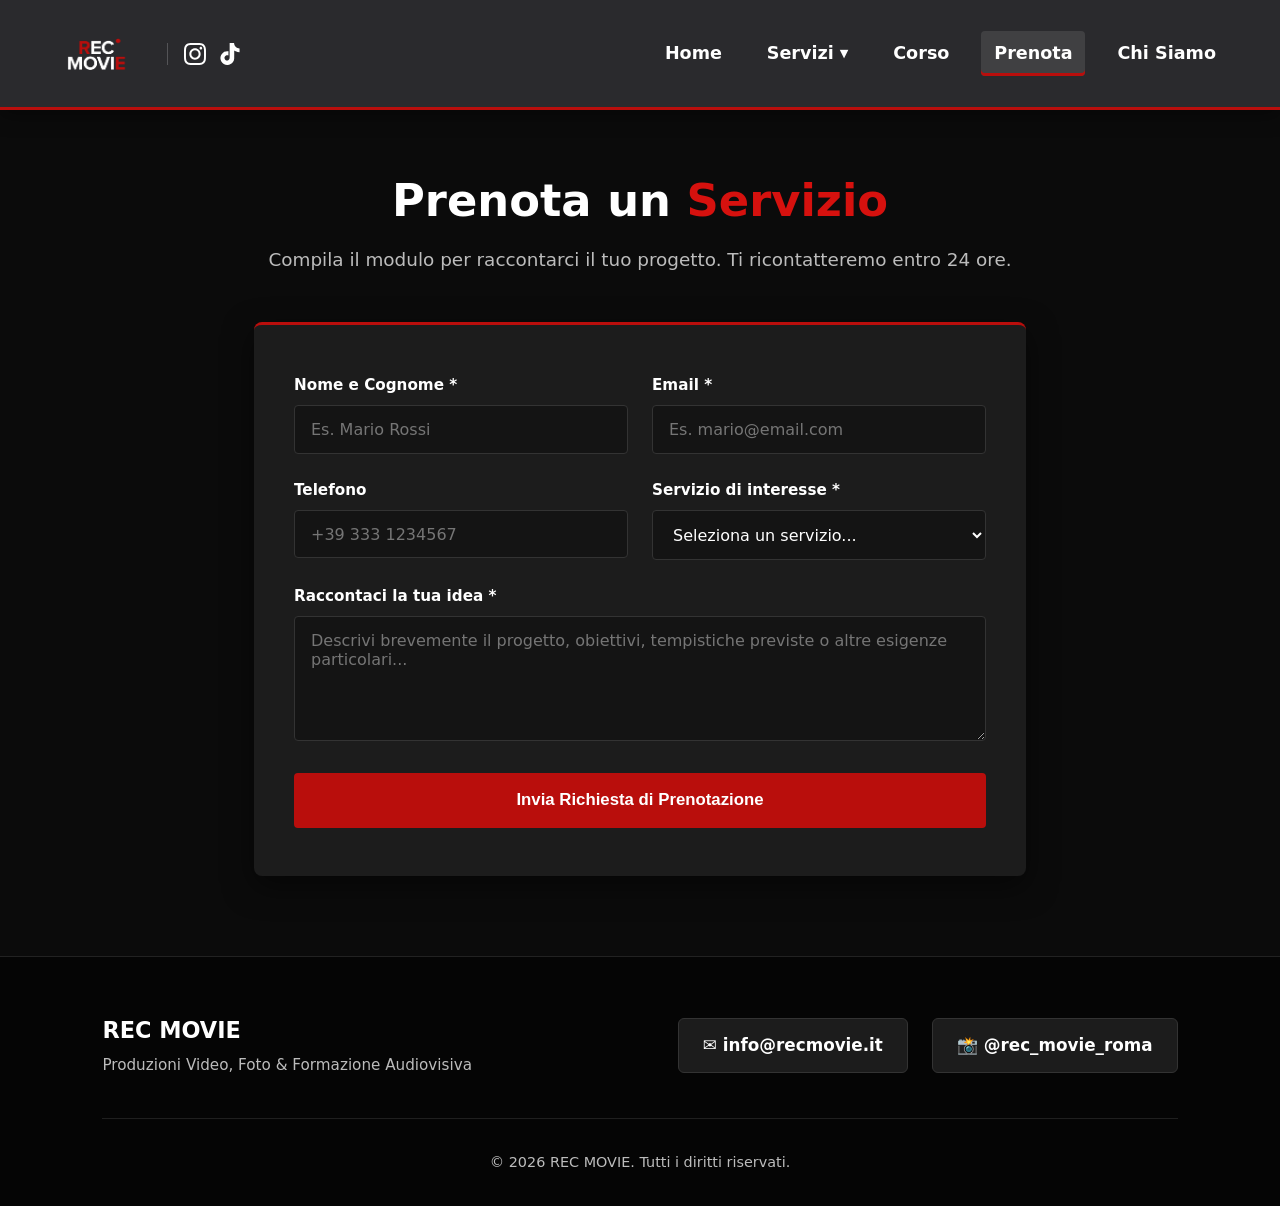
<file: prenota-servizio.html>
<!DOCTYPE html>
<html lang="it">
<head>
  <meta charset="UTF-8">
  <meta name="viewport" content="width=device-width, initial-scale=1.0">
  <title>Prenota un Servizio | REC MOVIE</title>
  <meta name="description" content="Prenota un servizio con REC MOVIE: raccontaci il tuo progetto video o fotografico e ricevi un preventivo su misura entro 24 ore.">
  <link rel="icon" type="image/png" href="materiale/LOGO REC MOVIE PNG NERO.png">
  <link rel="stylesheet" href="style.css">
</head>
<body>
  <header>
    <div class="brand-group">
      <a href="index.html" class="logo-container">
        <img src="materiale/LOGO REC MOVIE PNG BIANCO.png" alt="REC MOVIE Logo" class="logo-header">
      </a>

      <div class="header-socials">
        <a href="https://instagram.com/rec_movie_roma" target="_blank" rel="noopener noreferrer" class="social-icon" aria-label="Instagram">
          <svg viewBox="0 0 24 24"><path d="M12 2.163c3.204 0 3.584.012 4.85.07 3.252.148 4.771 1.691 4.919 4.919.058 1.265.069 1.645.069 4.849 0 3.205-.012 3.584-.069 4.849-.149 3.225-1.664 4.771-4.919 4.919-1.266.058-1.644.07-4.85.07-3.204 0-3.584-.012-4.849-.07-3.26-.149-4.771-1.699-4.919-4.92-.058-1.265-.07-1.644-.07-4.849 0-3.204.013-3.583.07-4.849.149-3.227 1.664-4.771 4.919-4.919 1.266-.057 1.645-.069 4.849-.069zm0-2.163c-3.259 0-3.667.014-4.947.072-4.358.2-6.78 2.618-6.98 6.98-.059 1.281-.073 1.689-.073 4.948 0 3.259.014 3.668.072 4.948.2 4.358 2.618 6.78 6.98 6.98 1.281.058 1.689.072 4.948.072 3.259 0 3.668-.014 4.948-.072 4.354-.2 6.782-2.618 6.979-6.98.059-1.28.073-1.689.073-4.948 0-3.259-.014-3.667-.072-4.947-.196-4.354-2.617-6.78-6.979-6.98-1.281-.059-1.69-.073-4.949-.073zm0 5.838c-3.403 0-6.162 2.759-6.162 6.162s2.759 6.163 6.162 6.163 6.162-2.759 6.162-6.163c0-3.403-2.759-6.162-6.162-6.162zm0 10.162c-2.209 0-4-1.79-4-4 0-2.209 1.791-4 4-4s4 1.791 4 4c0 2.21-1.791 4-4 4zm6.406-11.845c-.796 0-1.441.645-1.441 1.44s.645 1.44 1.441 1.44c.795 0 1.439-.645 1.439-1.44s-.644-1.44-1.439-1.44z"/></svg>
        </a>
        <a href="https://www.tiktok.com" target="_blank" rel="noopener noreferrer" class="social-icon" aria-label="TikTok">
          <svg viewBox="0 0 24 24"><path d="M12.525.02c1.31-.02 2.61-.01 3.91-.02.08 1.53.63 3.09 1.75 4.17 1.12 1.11 2.7 1.62 4.24 1.79v4.03c-1.44-.05-2.89-.35-4.2-.97-.57-.26-1.1-.59-1.62-.93-.01 2.92.01 5.84-.02 8.75-.08 1.4-.54 2.79-1.35 3.94-1.31 1.92-3.58 3.17-5.91 3.21-1.43.08-2.86-.31-4.08-1.03-2.02-1.19-3.44-3.37-3.65-5.71-.02-.5-.03-1-.01-1.49.18-1.9 1.12-3.72 2.58-4.96 1.66-1.44 3.98-2.13 6.15-1.72.02 1.48-.04 2.96-.04 4.44-.99-.32-2.15-.23-3.02.37-.82.56-1.31 1.54-1.28 2.53.02.82.42 1.61 1.08 2.09.68.51 1.58.68 2.4.45.89-.23 1.64-.94 1.94-1.81.18-.58.23-1.19.22-1.8V.02z"/></svg>
        </a>
      </div>
    </div>

    <nav>
      <ul class="nav-links" id="navLinks">
        <li><a href="index.html">Home</a></li>
        <li class="dropdown" id="serviziDropdown">
          <a href="index.html#servizi">Servizi <span class="dropdown-arrow">&#9660;</span></a>
          <ul class="dropdown-menu">
            <li><a href="reel-aziende.html">Reel Instagram e TikTok</a></li>
            <li><a href="videoclip-musicali.html">Videoclip Musicali</a></li>
            <li><a href="interviste-podcast.html">Interviste/Podcast</a></li>
            <li><a href="cortometraggi.html">Cortometraggi</a></li>
          </ul>
        </li>
        <li><a href="corso-formazione.html">Corso</a></li>
        <li><a href="prenota-servizio.html">Prenota</a></li>
        <li><a href="index.html#chi-siamo">Chi Siamo</a></li>
      </ul>
      <button class="hamburger" id="hamburger" aria-label="Apri il menu" aria-expanded="false">&#9776;</button>
    </nav>
  </header>
  <!-- Sezione Prenotazione -->
  <section class="booking-section">
    <h1>Prenota un <span>Servizio</span></h1>
    <p class="subtitle">Compila il modulo per raccontarci il tuo progetto. Ti ricontatteremo entro 24 ore.</p>

    <form class="booking-form" action="https://formspree.io/f/xwlezeze" method="post">
<input type="hidden" name="_subject" value="NUOVA RICHIESTA INFORMAZIONI">
      <div class="form-row">
        <div class="form-group">
          <label for="nome">Nome e Cognome *</label>
          <input type="text" id="nome" name="nome" placeholder="Es. Mario Rossi" required>
        </div>
        <div class="form-group">
          <label for="email">Email *</label>
          <input type="email" id="email" name="email" placeholder="Es. mario@email.com" required>
        </div>
      </div>

      <div class="form-row">
        <div class="form-group">
          <label for="telefono">Telefono</label>
          <input type="tel" id="telefono" name="telefono" placeholder="+39 333 1234567">
        </div>
        <div class="form-group">
          <label for="servizio">Servizio di interesse *</label>
          <select id="servizio" name="servizio" required>
            <option value="" disabled selected>Seleziona un servizio...</option>
            <option value="Reel Instagram e TikTok">Reel Instagram &amp; TikTok</option>
            <option value="Videoclip Musicale">Videoclip Musicale</option>
            <option value="Intervista / Podcast">Intervista / Podcast</option>
            <option value="Cortometraggio / Produzione">Cortometraggio / Produzione</option>
            <option value="Corso di Formazione">Corso di Formazione</option>
            <option value="Altro">Altro / Consulenza</option>
          </select>
        </div>
      </div>

      <div class="form-group">
        <label for="messaggio">Raccontaci la tua idea *</label>
        <textarea id="messaggio" name="messaggio" rows="5" placeholder="Descrivi brevemente il progetto, obiettivi, tempistiche previste o altre esigenze particolari..." required></textarea>
      </div>

      <button type="submit" class="btn-submit">Invia Richiesta di Prenotazione</button>
    </form>
  </section>

  <footer>
    <div class="footer-contacts">
      <div class="contact-block">
        <h3>REC MOVIE</h3>
        <p>Produzioni Video, Foto &amp; Formazione Audiovisiva</p>
      </div>
      <div class="contact-links-group">
        <a href="mailto:info@recmovie.it" class="contact-pill">✉️ info@recmovie.it</a>
        <a href="https://instagram.com/rec_movie_roma" target="_blank" rel="noopener noreferrer" class="contact-pill">📸 @rec_movie_roma</a>
      </div>
    </div>
    <div class="footer-copyright">
      <p>&copy; 2026 REC MOVIE. Tutti i diritti riservati.</p>
    </div>
  </footer>

  <script src="script.js"></script>
</body>
</html>
</file>
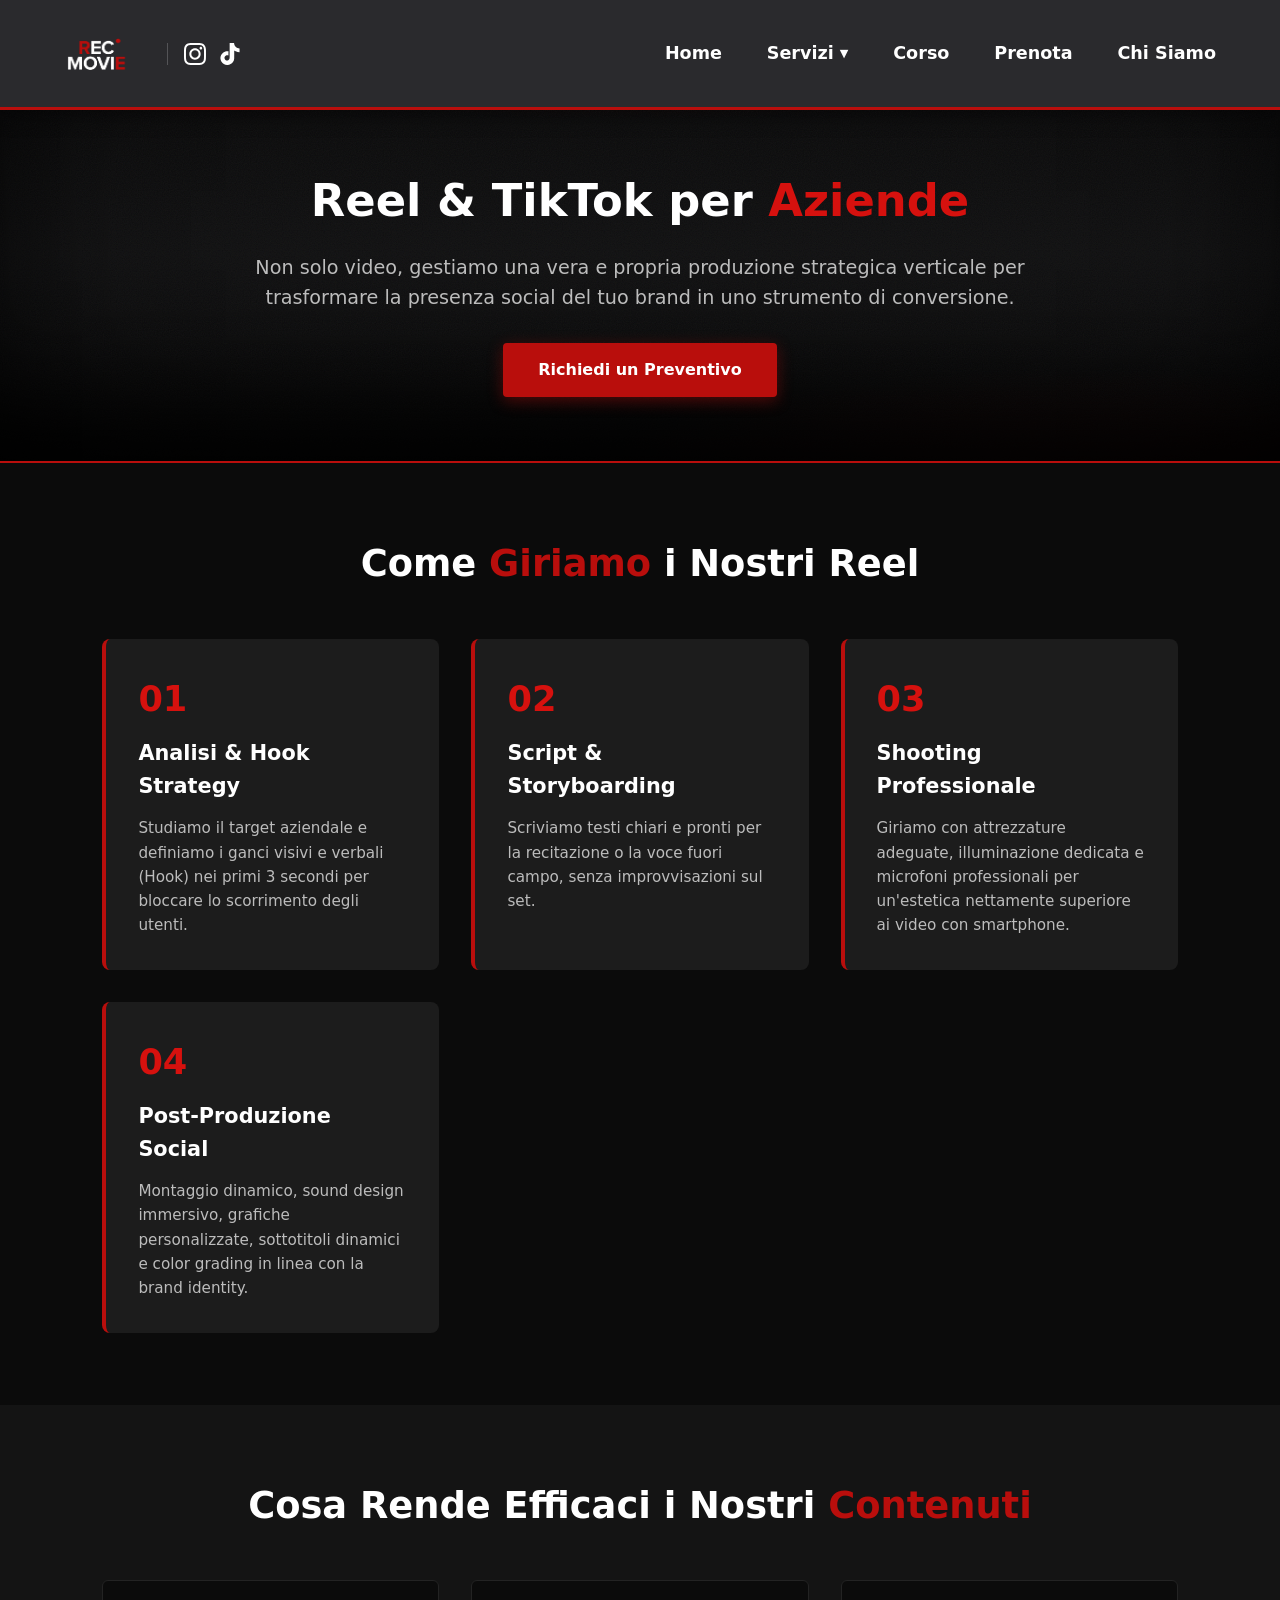
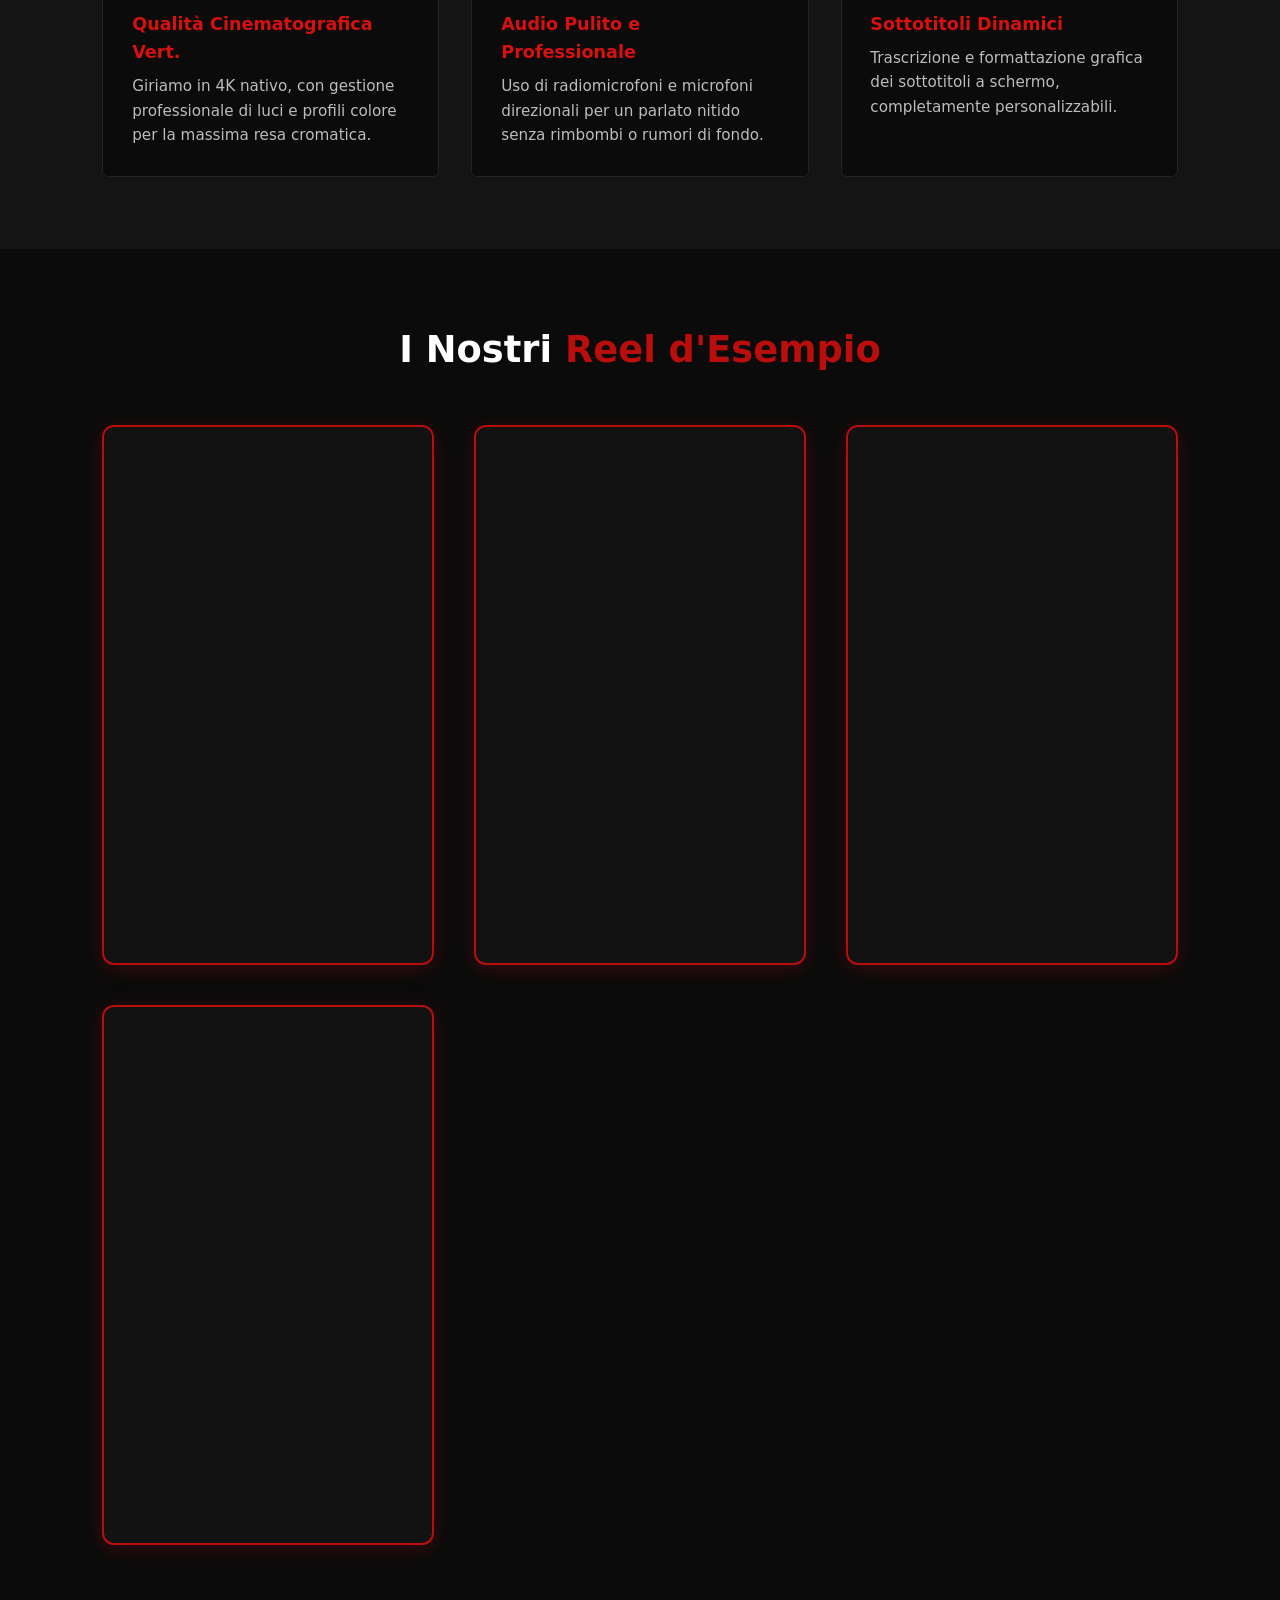
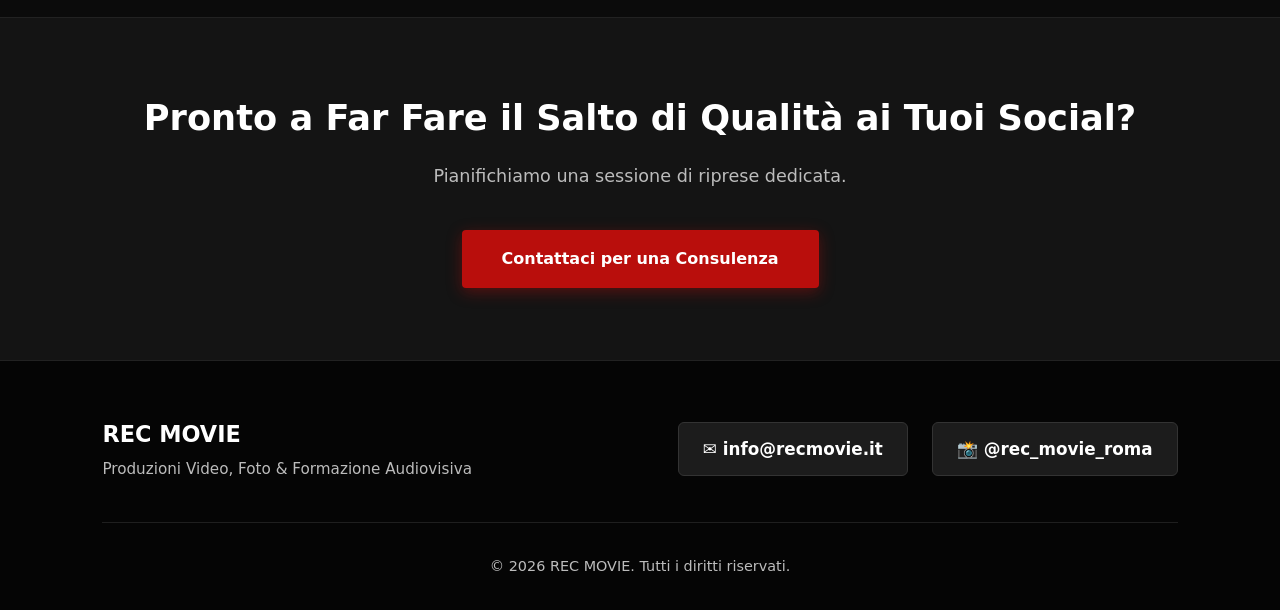
<file: reel-aziende.html>
<!DOCTYPE html>
<html lang="it">
<head>
  <meta charset="UTF-8">
  <meta name="viewport" content="width=device-width, initial-scale=1.0">
  <title>Reel per Aziende | REC MOVIE</title>
  <meta name="description" content="Reel Instagram e TikTok per aziende: hook strategy, script, shooting professionale e post-produzione social a cura di REC MOVIE.">
  <link rel="icon" type="image/png" href="materiale/LOGO REC MOVIE PNG NERO.png">
  <link rel="stylesheet" href="style.css">
</head>
<body>
  <header>
    <div class="brand-group">
      <a href="index.html" class="logo-container">
        <img src="materiale/LOGO REC MOVIE PNG BIANCO.png" alt="REC MOVIE Logo" class="logo-header">
      </a>

      <div class="header-socials">
        <a href="https://instagram.com/rec_movie_roma" target="_blank" rel="noopener noreferrer" class="social-icon" aria-label="Instagram">
          <svg viewBox="0 0 24 24"><path d="M12 2.163c3.204 0 3.584.012 4.85.07 3.252.148 4.771 1.691 4.919 4.919.058 1.265.069 1.645.069 4.849 0 3.205-.012 3.584-.069 4.849-.149 3.225-1.664 4.771-4.919 4.919-1.266.058-1.644.07-4.85.07-3.204 0-3.584-.012-4.849-.07-3.26-.149-4.771-1.699-4.919-4.92-.058-1.265-.07-1.644-.07-4.849 0-3.204.013-3.583.07-4.849.149-3.227 1.664-4.771 4.919-4.919 1.266-.057 1.645-.069 4.849-.069zm0-2.163c-3.259 0-3.667.014-4.947.072-4.358.2-6.78 2.618-6.98 6.98-.059 1.281-.073 1.689-.073 4.948 0 3.259.014 3.668.072 4.948.2 4.358 2.618 6.78 6.98 6.98 1.281.058 1.689.072 4.948.072 3.259 0 3.668-.014 4.948-.072 4.354-.2 6.782-2.618 6.979-6.98.059-1.28.073-1.689.073-4.948 0-3.259-.014-3.667-.072-4.947-.196-4.354-2.617-6.78-6.979-6.98-1.281-.059-1.69-.073-4.949-.073zm0 5.838c-3.403 0-6.162 2.759-6.162 6.162s2.759 6.163 6.162 6.163 6.162-2.759 6.162-6.163c0-3.403-2.759-6.162-6.162-6.162zm0 10.162c-2.209 0-4-1.79-4-4 0-2.209 1.791-4 4-4s4 1.791 4 4c0 2.21-1.791 4-4 4zm6.406-11.845c-.796 0-1.441.645-1.441 1.44s.645 1.44 1.441 1.44c.795 0 1.439-.645 1.439-1.44s-.644-1.44-1.439-1.44z"/></svg>
        </a>
        <a href="https://www.tiktok.com" target="_blank" rel="noopener noreferrer" class="social-icon" aria-label="TikTok">
          <svg viewBox="0 0 24 24"><path d="M12.525.02c1.31-.02 2.61-.01 3.91-.02.08 1.53.63 3.09 1.75 4.17 1.12 1.11 2.7 1.62 4.24 1.79v4.03c-1.44-.05-2.89-.35-4.2-.97-.57-.26-1.1-.59-1.62-.93-.01 2.92.01 5.84-.02 8.75-.08 1.4-.54 2.79-1.35 3.94-1.31 1.92-3.58 3.17-5.91 3.21-1.43.08-2.86-.31-4.08-1.03-2.02-1.19-3.44-3.37-3.65-5.71-.02-.5-.03-1-.01-1.49.18-1.9 1.12-3.72 2.58-4.96 1.66-1.44 3.98-2.13 6.15-1.72.02 1.48-.04 2.96-.04 4.44-.99-.32-2.15-.23-3.02.37-.82.56-1.31 1.54-1.28 2.53.02.82.42 1.61 1.08 2.09.68.51 1.58.68 2.4.45.89-.23 1.64-.94 1.94-1.81.18-.58.23-1.19.22-1.8V.02z"/></svg>
        </a>
      </div>
    </div>

    <nav>
      <ul class="nav-links" id="navLinks">
        <li><a href="index.html">Home</a></li>
        <li class="dropdown" id="serviziDropdown">
          <a href="index.html#servizi">Servizi <span class="dropdown-arrow">&#9660;</span></a>
          <ul class="dropdown-menu">
            <li><a href="reel-aziende.html">Reel Instagram e TikTok</a></li>
            <li><a href="videoclip-musicali.html">Videoclip Musicali</a></li>
            <li><a href="interviste-podcast.html">Interviste/Podcast</a></li>
            <li><a href="cortometraggi.html">Cortometraggi</a></li>
          </ul>
        </li>
        <li><a href="corso-formazione.html">Corso</a></li>
        <li><a href="prenota-servizio.html">Prenota</a></li>
        <li><a href="index.html#chi-siamo">Chi Siamo</a></li>
      </ul>
      <button class="hamburger" id="hamburger" aria-label="Apri il menu" aria-expanded="false">&#9776;</button>
    </nav>
  </header>
  <!-- Hero della pagina -->
  <section class="page-hero">
    <h1>Reel & TikTok per <span>Aziende</span></h1>
    <p>Non solo video, gestiamo una vera e propria produzione strategica verticale per trasformare la presenza social del tuo brand in uno strumento di conversione.</p>
    <a href="prenota-servizio.html" class="btn">Richiedi un Preventivo</a>
  </section>

  <!-- Come Lavoriamo (Processo di produzione) -->
  <section class="section">
    <h2 class="section-title">Come <span>Giriamo</span> i Nostri Reel</h2>

    <div class="steps-grid">
      <div class="step-card">
        <span class="step-number">01</span>
        <h3>Analisi & Hook Strategy</h3>
        <p>Studiamo il target aziendale e definiamo i ganci visivi e verbali (Hook) nei primi 3 secondi per bloccare lo scorrimento degli utenti.</p>
      </div>

      <div class="step-card">
        <span class="step-number">02</span>
        <h3>Script & Storyboarding</h3>
        <p>Scriviamo testi chiari e pronti per la recitazione o la voce fuori campo, senza improvvisazioni sul set.</p>
      </div>

      <div class="step-card">
        <span class="step-number">03</span>
        <h3>Shooting Professionale</h3>
        <p>Giriamo con attrezzature adeguate, illuminazione dedicata e microfoni professionali per un'estetica nettamente superiore ai video con smartphone.</p>
      </div>

      <div class="step-card">
        <span class="step-number">04</span>
        <h3>Post-Produzione Social</h3>
        <p>Montaggio dinamico, sound design immersivo, grafiche personalizzate, sottotitoli dinamici e color grading in linea con la brand identity.</p>
      </div>
    </div>
  </section>

  <!-- Standard e Caratteristiche -->
  <section class="features-section">
    <h2 class="section-title">Cosa Rende Efficaci i Nostri <span>Contenuti</span></h2>

    <div class="features-grid">
      <div class="feature-item">
        <h4>Qualità Cinematografica Vert.</h4>
        <p>Giriamo in 4K nativo, con gestione professionale di luci e profili colore per la massima resa cromatica.</p>
      </div>

      <div class="feature-item">
        <h4>Audio Pulito e Professionale</h4>
        <p>Uso di radiomicrofoni e microfoni direzionali per un parlato nitido senza rimbombi o rumori di fondo.</p>
      </div>

      <div class="feature-item">
        <h4>Sottotitoli Dinamici</h4>
        <p>Trascrizione e formattazione grafica dei sottotitoli a schermo, completamente personalizzabili.</p>
      </div>
    </div>
  </section>

  <!-- Sezione 4 Reel d'Esempio Instagram -->
  <section class="reels-portfolio-section">
    <h2 class="section-title">I Nostri <span>Reel d'Esempio</span></h2>
    <div class="reels-grid">

      <!-- Reel 1 -->
      <div class="reel-card">
        <iframe
          src="https://www.instagram.com/reel/DcG3PnQN37m/embed"
          width="328"
          height="520"
          frameborder="0"
          scrolling="no"
          loading="lazy"
          allowtransparency="true"
          title="Reel REC MOVIE 1">
        </iframe>
      </div>

      <!-- Reel 2 -->
      <div class="reel-card">
        <iframe
          src="https://www.instagram.com/reel/DVgJbgNkT1E/embed"
          width="328"
          height="520"
          frameborder="0"
          scrolling="no"
          loading="lazy"
          allowtransparency="true"
          title="Reel REC MOVIE 2">
        </iframe>
      </div>

      <!-- Reel 3 -->
      <div class="reel-card">
        <iframe
          src="https://www.instagram.com/reel/DTGMqAojCTG/embed"
          width="328"
          height="520"
          frameborder="0"
          scrolling="no"
          loading="lazy"
          allowtransparency="true"
          title="Reel REC MOVIE 3">
        </iframe>
      </div>

      <!-- Reel 4 -->
      <div class="reel-card">
        <iframe
          src="https://www.instagram.com/reel/DQMOwdCCDuI/embed"
          width="328"
          height="520"
          frameborder="0"
          scrolling="no"
          loading="lazy"
          allowtransparency="true"
          title="Reel REC MOVIE 4">
        </iframe>
      </div>

    </div>
  </section>

  <!-- CTA -->
  <section class="cta-section">
    <h2>Pronto a Far Fare il Salto di Qualità ai Tuoi Social?</h2>
    <p>Pianifichiamo una sessione di riprese dedicata.</p>
    <a href="prenota-servizio.html" class="cta-btn">Contattaci per una Consulenza</a>
  </section>

  <!-- Script ufficiale Instagram per l'auto-fit degli iframe -->
  <script async src="//www.instagram.com/embed.js"></script>

  <footer>
    <div class="footer-contacts">
      <div class="contact-block">
        <h3>REC MOVIE</h3>
        <p>Produzioni Video, Foto &amp; Formazione Audiovisiva</p>
      </div>
      <div class="contact-links-group">
        <a href="mailto:info@recmovie.it" class="contact-pill">✉️ info@recmovie.it</a>
        <a href="https://instagram.com/rec_movie_roma" target="_blank" rel="noopener noreferrer" class="contact-pill">📸 @rec_movie_roma</a>
      </div>
    </div>
    <div class="footer-copyright">
      <p>&copy; 2026 REC MOVIE. Tutti i diritti riservati.</p>
    </div>
  </footer>

  <script src="script.js"></script>
</body>
</html>
</file>
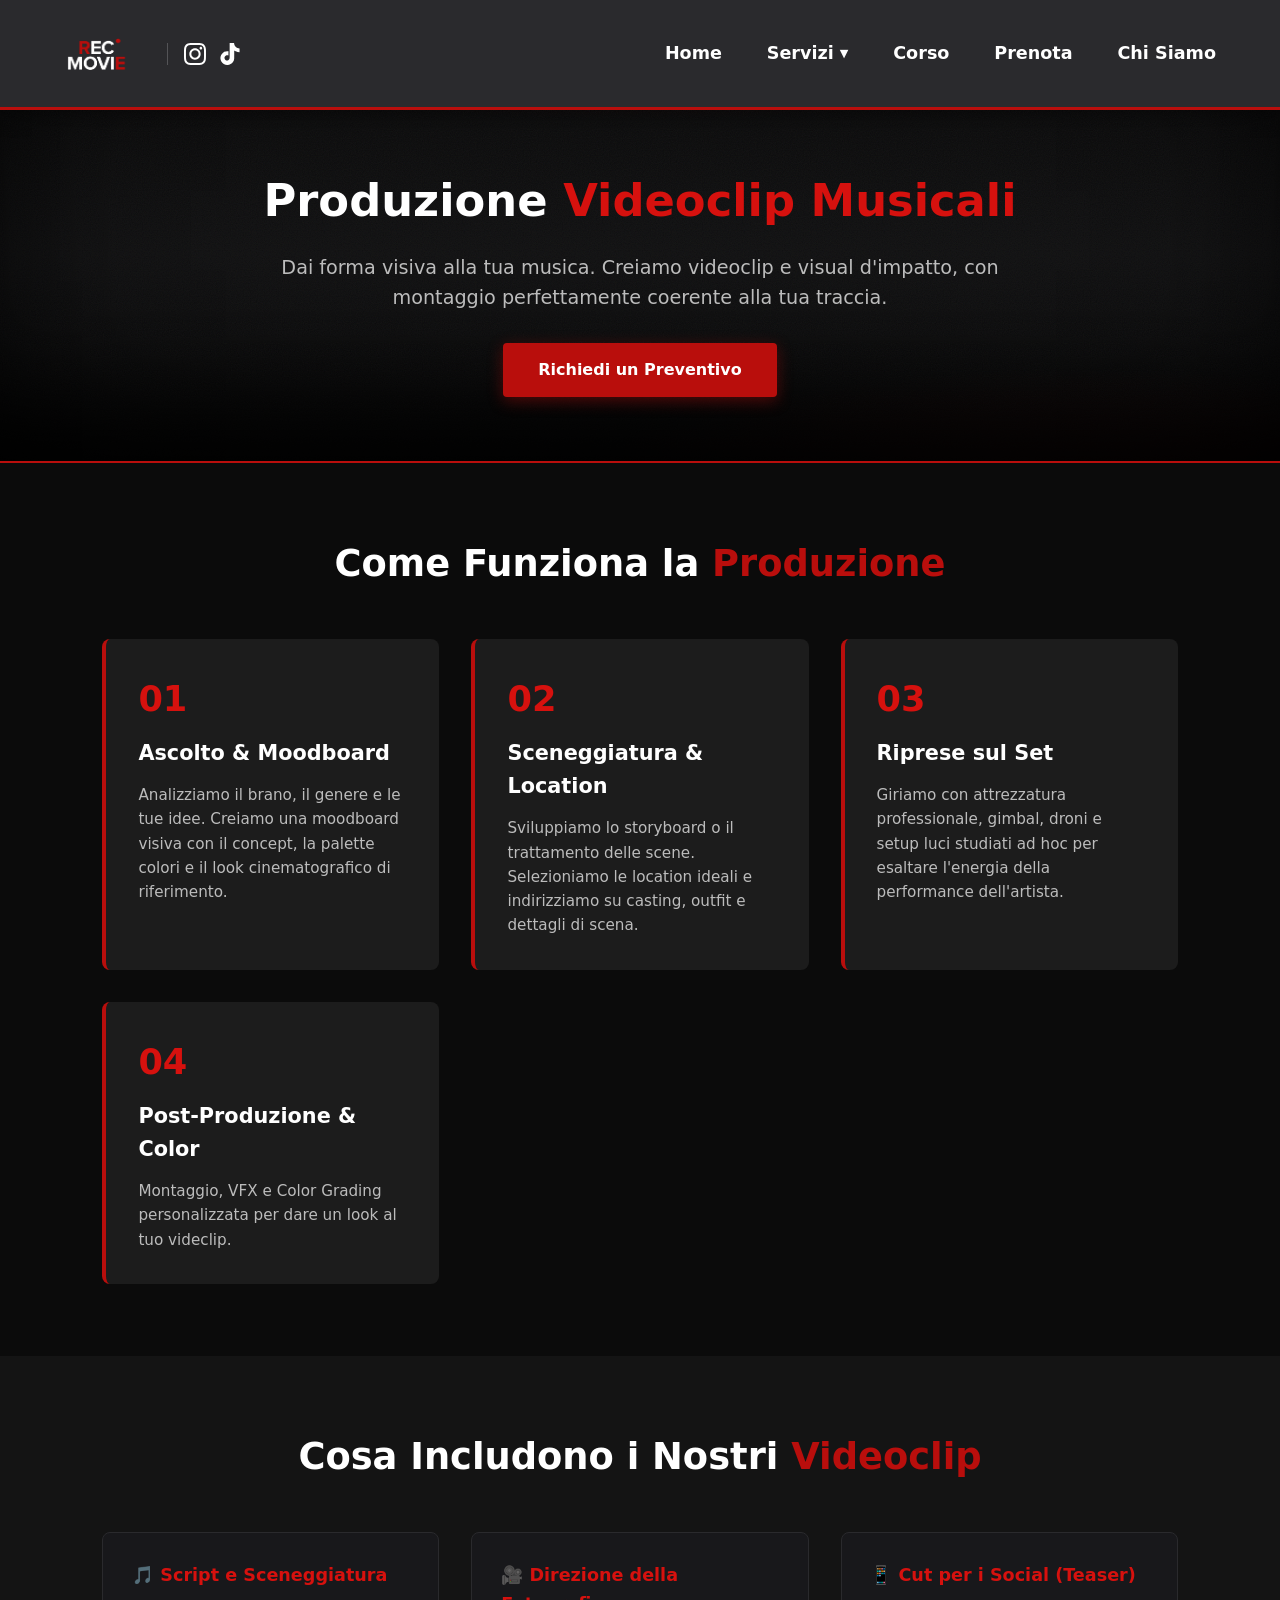
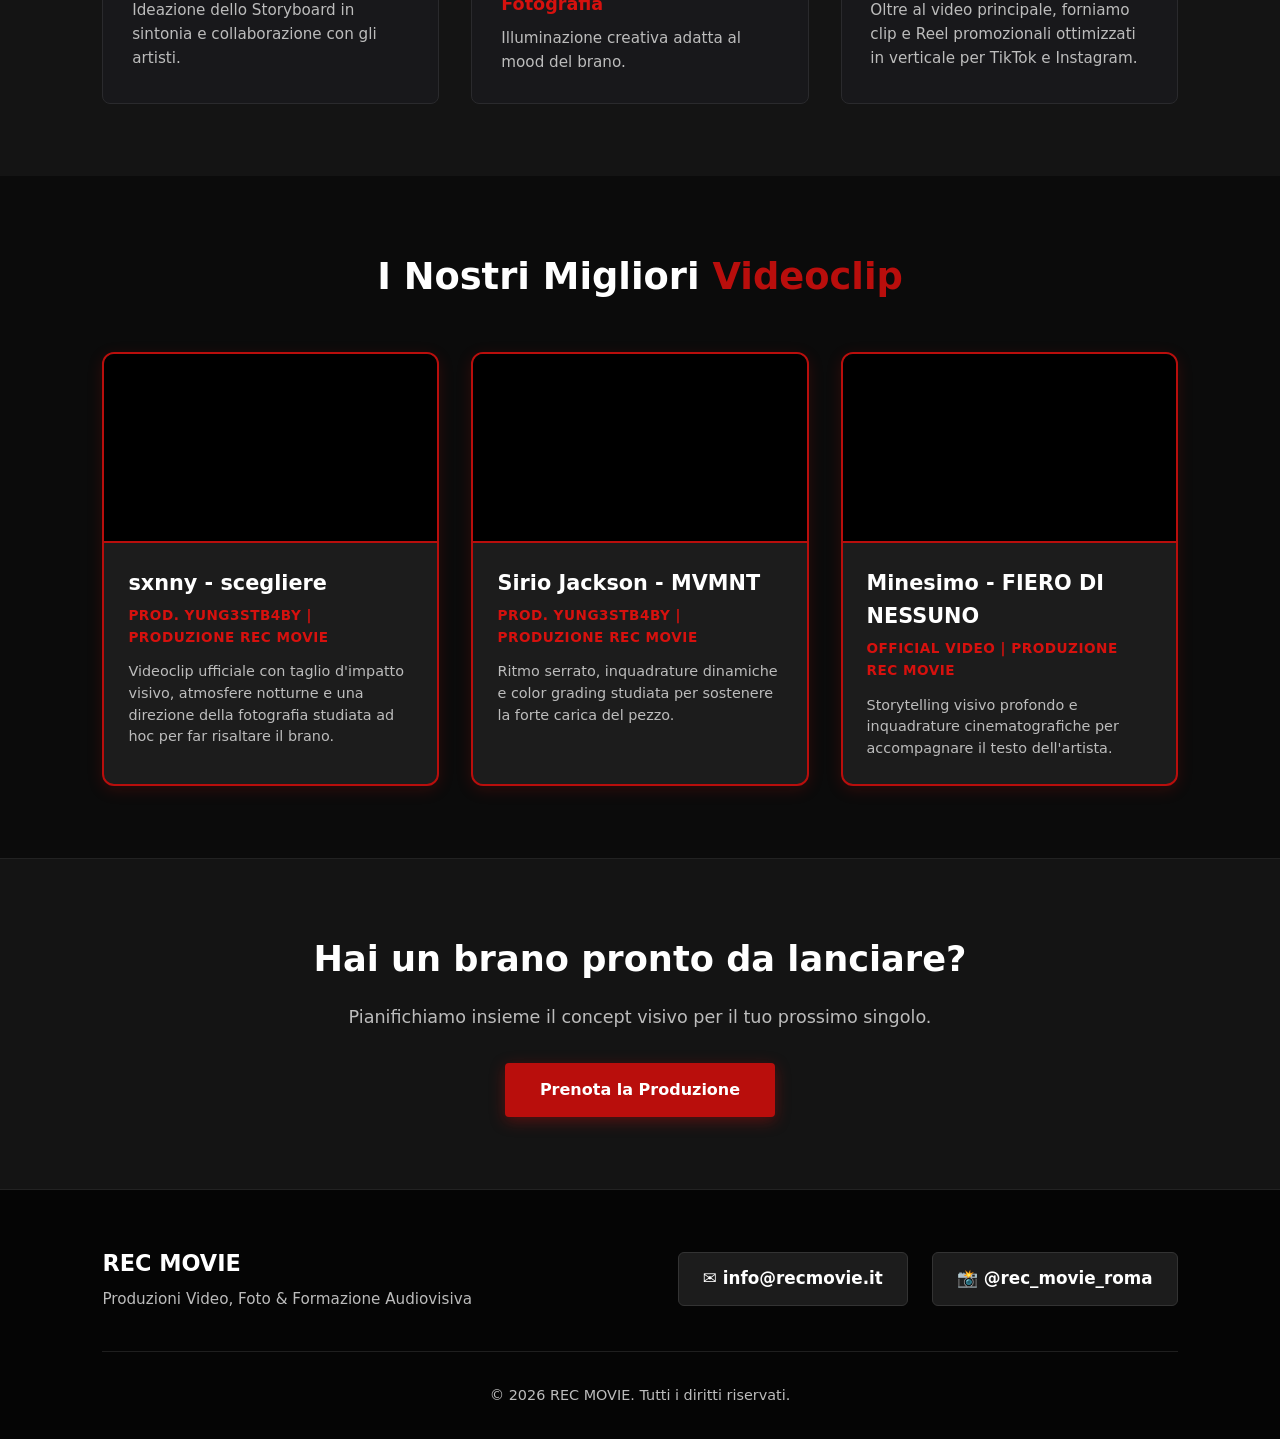
<file: videoclip-musicali.html>
<!DOCTYPE html>
<html lang="it">
<head>
  <meta charset="UTF-8">
  <meta name="viewport" content="width=device-width, initial-scale=1.0">
  <title>Videoclip Musicali | REC MOVIE</title>
  <meta name="description" content="Videoclip musicali professionali: moodboard, storyboard, riprese 4K cinematografiche e color grading su misura per artisti e band, a cura di REC MOVIE.">
  <link rel="icon" type="image/png" href="materiale/LOGO REC MOVIE PNG NERO.png">
  <link rel="stylesheet" href="style.css">
</head>
<body>
  <header>
    <div class="brand-group">
      <a href="index.html" class="logo-container">
        <img src="materiale/LOGO REC MOVIE PNG BIANCO.png" alt="REC MOVIE Logo" class="logo-header">
      </a>

      <div class="header-socials">
        <a href="https://instagram.com/rec_movie_roma" target="_blank" rel="noopener noreferrer" class="social-icon" aria-label="Instagram">
          <svg viewBox="0 0 24 24"><path d="M12 2.163c3.204 0 3.584.012 4.85.07 3.252.148 4.771 1.691 4.919 4.919.058 1.265.069 1.645.069 4.849 0 3.205-.012 3.584-.069 4.849-.149 3.225-1.664 4.771-4.919 4.919-1.266.058-1.644.07-4.85.07-3.204 0-3.584-.012-4.849-.07-3.26-.149-4.771-1.699-4.919-4.92-.058-1.265-.07-1.644-.07-4.849 0-3.204.013-3.583.07-4.849.149-3.227 1.664-4.771 4.919-4.919 1.266-.057 1.645-.069 4.849-.069zm0-2.163c-3.259 0-3.667.014-4.947.072-4.358.2-6.78 2.618-6.98 6.98-.059 1.281-.073 1.689-.073 4.948 0 3.259.014 3.668.072 4.948.2 4.358 2.618 6.78 6.98 6.98 1.281.058 1.689.072 4.948.072 3.259 0 3.668-.014 4.948-.072 4.354-.2 6.782-2.618 6.979-6.98.059-1.28.073-1.689.073-4.948 0-3.259-.014-3.667-.072-4.947-.196-4.354-2.617-6.78-6.979-6.98-1.281-.059-1.69-.073-4.949-.073zm0 5.838c-3.403 0-6.162 2.759-6.162 6.162s2.759 6.163 6.162 6.163 6.162-2.759 6.162-6.163c0-3.403-2.759-6.162-6.162-6.162zm0 10.162c-2.209 0-4-1.79-4-4 0-2.209 1.791-4 4-4s4 1.791 4 4c0 2.21-1.791 4-4 4zm6.406-11.845c-.796 0-1.441.645-1.441 1.44s.645 1.44 1.441 1.44c.795 0 1.439-.645 1.439-1.44s-.644-1.44-1.439-1.44z"/></svg>
        </a>
        <a href="https://www.tiktok.com" target="_blank" rel="noopener noreferrer" class="social-icon" aria-label="TikTok">
          <svg viewBox="0 0 24 24"><path d="M12.525.02c1.31-.02 2.61-.01 3.91-.02.08 1.53.63 3.09 1.75 4.17 1.12 1.11 2.7 1.62 4.24 1.79v4.03c-1.44-.05-2.89-.35-4.2-.97-.57-.26-1.1-.59-1.62-.93-.01 2.92.01 5.84-.02 8.75-.08 1.4-.54 2.79-1.35 3.94-1.31 1.92-3.58 3.17-5.91 3.21-1.43.08-2.86-.31-4.08-1.03-2.02-1.19-3.44-3.37-3.65-5.71-.02-.5-.03-1-.01-1.49.18-1.9 1.12-3.72 2.58-4.96 1.66-1.44 3.98-2.13 6.15-1.72.02 1.48-.04 2.96-.04 4.44-.99-.32-2.15-.23-3.02.37-.82.56-1.31 1.54-1.28 2.53.02.82.42 1.61 1.08 2.09.68.51 1.58.68 2.4.45.89-.23 1.64-.94 1.94-1.81.18-.58.23-1.19.22-1.8V.02z"/></svg>
        </a>
      </div>
    </div>

    <nav>
      <ul class="nav-links" id="navLinks">
        <li><a href="index.html">Home</a></li>
        <li class="dropdown" id="serviziDropdown">
          <a href="index.html#servizi">Servizi <span class="dropdown-arrow">&#9660;</span></a>
          <ul class="dropdown-menu">
            <li><a href="reel-aziende.html">Reel Instagram e TikTok</a></li>
            <li><a href="videoclip-musicali.html">Videoclip Musicali</a></li>
            <li><a href="interviste-podcast.html">Interviste/Podcast</a></li>
            <li><a href="cortometraggi.html">Cortometraggi</a></li>
          </ul>
        </li>
        <li><a href="corso-formazione.html">Corso</a></li>
        <li><a href="prenota-servizio.html">Prenota</a></li>
        <li><a href="index.html#chi-siamo">Chi Siamo</a></li>
      </ul>
      <button class="hamburger" id="hamburger" aria-label="Apri il menu" aria-expanded="false">&#9776;</button>
    </nav>
  </header>
  <!-- Page Hero -->
  <section class="page-hero">
    <h1>Produzione <span>Videoclip Musicali</span></h1>
    <p>Dai forma visiva alla tua musica. Creiamo videoclip e visual d'impatto, con montaggio perfettamente coerente alla tua traccia.</p>
    <a href="prenota-servizio.html" class="btn">Richiedi un Preventivo</a>
  </section>

  <!-- Processo di Lavoro -->
  <section class="section">
    <h2 class="section-title">Come Funziona la <span>Produzione</span></h2>
    <div class="steps-grid">
      <div class="step-card">
        <span class="step-number">01</span>
        <h3>Ascolto &amp; Moodboard</h3>
        <p>Analizziamo il brano, il genere e le tue idee. Creiamo una moodboard visiva con il concept, la palette colori e il look cinematografico di riferimento.</p>
      </div>
      <div class="step-card">
        <span class="step-number">02</span>
        <h3>Sceneggiatura &amp; Location</h3>
        <p>Sviluppiamo lo storyboard o il trattamento delle scene. Selezioniamo le location ideali e indirizziamo su casting, outfit e dettagli di scena.</p>
      </div>
      <div class="step-card">
        <span class="step-number">03</span>
        <h3>Riprese sul Set</h3>
        <p>Giriamo con attrezzatura professionale, gimbal, droni e setup luci studiati ad hoc per esaltare l'energia della performance dell'artista.</p>
      </div>
      <div class="step-card">
        <span class="step-number">04</span>
        <h3>Post-Produzione &amp; Color</h3>
        <p>Montaggio, VFX e Color Grading personalizzata per dare un look al tuo videclip.</p>
      </div>
    </div>
  </section>

  <!-- Dettagli del Servizio -->
  <section class="section bg-darker">
    <h2 class="section-title">Cosa Includono i Nostri <span>Videoclip</span></h2>
    <div class="features-container">
      <div class="feature-box">
        <h4>🎵 Script e Sceneggiatura</h4>
        <p>Ideazione dello Storyboard in sintonia e collaborazione con gli artisti.</p>
      </div>
      <div class="feature-box">
        <h4>🎥 Direzione della Fotografia</h4>
        <p>Illuminazione creativa adatta al mood del brano.</p>
      </div>
      <div class="feature-box">
        <h4>📱 Cut per i Social (Teaser)</h4>
        <p>Oltre al video principale, forniamo clip e Reel promozionali ottimizzati in verticale per TikTok e Instagram.</p>
      </div>
    </div>
  </section>

  <!-- Sezione Video YouTube (I Nostri Migliori Videoclip) -->
  <section class="section">
    <h2 class="section-title">I Nostri Migliori <span>Videoclip</span></h2>
    <div class="video-grid">

      <!-- Video 1: sxnny - scegliere -->
      <article class="video-card">
        <div class="video-embed-container">
          <iframe
            src="https://www.youtube.com/embed/wKGHLZICTMY"
            title="sxnny - scegliere (Official Video)"
            loading="lazy"
            allow="accelerometer; autoplay; clipboard-write; encrypted-media; gyroscope; picture-in-picture; web-share"
            allowfullscreen>
          </iframe>
        </div>
        <div class="video-info">
          <h3>sxnny - scegliere</h3>
          <div class="video-meta">Prod. Yung3stB4by | Produzione REC MOVIE</div>
          <p>Videoclip ufficiale con taglio d'impatto visivo, atmosfere notturne e una direzione della fotografia studiata ad hoc per far risaltare il brano.</p>
        </div>
      </article>

      <!-- Video 2: Sirio Jackson - MVMNT -->
      <article class="video-card">
        <div class="video-embed-container">
          <iframe
            src="https://www.youtube.com/embed/XFxsUSeucfw"
            title="Sirio Jackson - MVMNT"
            loading="lazy"
            allow="accelerometer; autoplay; clipboard-write; encrypted-media; gyroscope; picture-in-picture; web-share"
            allowfullscreen>
          </iframe>
        </div>
        <div class="video-info">
          <h3>Sirio Jackson - MVMNT</h3>
          <div class="video-meta">Prod. Yung3stB4by | Produzione REC MOVIE</div>
          <p>Ritmo serrato, inquadrature dinamiche e color grading studiata per sostenere la forte carica del pezzo.</p>
        </div>
      </article>

      <!-- Video 3: Minesimo - FIERO DI NESSUNO -->
      <article class="video-card">
        <div class="video-embed-container">
          <iframe
            src="https://www.youtube.com/embed/mxEiwti40VI"
            title="Minesimo - FIERO DI NESSUNO"
            loading="lazy"
            allow="accelerometer; autoplay; clipboard-write; encrypted-media; gyroscope; picture-in-picture; web-share"
            allowfullscreen>
          </iframe>
        </div>
        <div class="video-info">
          <h3>Minesimo - FIERO DI NESSUNO</h3>
          <div class="video-meta">Official Video | Produzione REC MOVIE</div>
          <p>Storytelling visivo profondo e inquadrature cinematografiche per accompagnare il testo dell'artista.</p>
        </div>
      </article>

    </div>
  </section>

  <!-- CTA -->
  <section class="cta-box">
    <h2>Hai un brano pronto da lanciare?</h2>
    <p>Pianifichiamo insieme il concept visivo per il tuo prossimo singolo.</p>
    <a href="prenota-servizio.html" class="btn">Prenota la Produzione</a>
  </section>

  <footer>
    <div class="footer-contacts">
      <div class="contact-block">
        <h3>REC MOVIE</h3>
        <p>Produzioni Video, Foto &amp; Formazione Audiovisiva</p>
      </div>
      <div class="contact-links-group">
        <a href="mailto:info@recmovie.it" class="contact-pill">✉️ info@recmovie.it</a>
        <a href="https://instagram.com/rec_movie_roma" target="_blank" rel="noopener noreferrer" class="contact-pill">📸 @rec_movie_roma</a>
      </div>
    </div>
    <div class="footer-copyright">
      <p>&copy; 2026 REC MOVIE. Tutti i diritti riservati.</p>
    </div>
  </footer>

  <script src="script.js"></script>
</body>
</html>
</file>
<file: style.css>
/* =========================================================
   REC MOVIE — Stylesheet unico del sito
   ========================================================= */

:root {
  --bg-color: #0b0b0b;
  --bg-secondary: #141414;
  --bg-card: #1c1c1c;
  --header-bg: #2a2a2d;
  --text-color: #ffffff;
  --text-muted: #bcbcbc;
  --accent-red: #b90e0c;
  --accent-red-hover: #d6110e;
  --dropdown-bg: #1f1f22;
}

*, *::before, *::after { margin: 0; padding: 0; box-sizing: border-box; }

html {
  scroll-behavior: smooth;
  font-family: 'Segoe UI', system-ui, -apple-system, sans-serif;
}

body {
  background-color: var(--bg-color);
  color: var(--text-color);
  line-height: 1.6;
  animation: fadeInPage 0.5s ease-in-out forwards;
  overflow-x: hidden;
}

@keyframes fadeInPage {
  from { opacity: 0; transform: translateY(6px); }
  to { opacity: 1; transform: translateY(0); }
}

a { color: inherit; }
img { max-width: 100%; display: block; }

::selection { background: var(--accent-red); color: #fff; }

/* Focus visibile per accessibilità da tastiera */
a:focus-visible, button:focus-visible, input:focus-visible, select:focus-visible, textarea:focus-visible {
  outline: 2px solid var(--accent-red-hover);
  outline-offset: 2px;
}

/* Reveal on scroll */
.reveal {
  opacity: 0;
  transform: translateY(24px);
  transition: opacity 0.6s ease, transform 0.6s ease;
}
.reveal.is-visible { opacity: 1; transform: translateY(0); }

/* =========================================================
   HEADER / NAVIGAZIONE
   ========================================================= */
header {
  position: fixed;
  top: 0;
  width: 100%;
  display: flex;
  justify-content: space-between;
  align-items: center;
  padding: 0 4%;
  background-color: var(--header-bg);
  box-shadow: 0 4px 20px rgba(0, 0, 0, 0.4);
  border-bottom: 3px solid var(--accent-red);
  z-index: 1000;
  height: 110px;
  gap: 1.5rem;
  transition: height 0.3s ease, box-shadow 0.3s ease;
}

header.is-scrolled { height: 82px; box-shadow: 0 6px 24px rgba(0,0,0,0.55); }

.brand-group { display: flex; align-items: center; gap: 1.5rem; height: 100%; }
.logo-container { display: flex; align-items: center; text-decoration: none; height: 100%; padding: 4px 0; }
.logo-header { height: 92px; max-height: 100%; width: auto; object-fit: contain; transition: height 0.3s ease; }
header.is-scrolled .logo-header { height: 60px; }

.header-socials { display: flex; align-items: center; gap: 0.8rem; border-left: 1px solid rgba(255, 255, 255, 0.2); padding-left: 1rem; }
.social-icon { color: var(--text-color); text-decoration: none; transition: color 0.3s ease, transform 0.2s ease; display: flex; align-items: center; justify-content: center; }
.social-icon svg { width: 22px; height: 22px; fill: currentColor; }
.social-icon:hover { color: var(--accent-red); transform: translateY(-2px); }

nav { margin-left: auto; }
.nav-links { display: flex; list-style: none; gap: 1.2rem; align-items: center; }
.nav-links li { position: relative; }
.nav-links a {
  color: var(--text-color);
  text-decoration: none;
  font-weight: 700;
  font-size: 1.1rem;
  padding: 0.5rem 0.8rem;
  transition: all 0.3s ease;
  display: flex;
  align-items: center;
  gap: 6px;
  border-radius: 4px;
}
.nav-links a:hover, .nav-links a.active { color: #ffffff; background-color: rgba(255, 255, 255, 0.1); }
.nav-links a.active { box-shadow: inset 0 -3px 0 var(--accent-red); }

.dropdown-arrow { font-size: 0.7rem; transition: transform 0.3s; }
.dropdown-menu {
  position: absolute; top: 100%; right: 0; left: auto;
  background-color: var(--dropdown-bg); min-width: 240px;
  box-shadow: 0 8px 16px rgba(0,0,0,0.5); border-radius: 6px;
  border-top: 3px solid var(--accent-red);
  list-style: none; opacity: 0; visibility: hidden;
  transform: translateY(10px); transition: all 0.3s ease; padding: 0.5rem 0;
}
.dropdown:hover .dropdown-menu, .dropdown.active .dropdown-menu { opacity: 1; visibility: visible; transform: translateY(0); }
.dropdown:hover .dropdown-arrow { transform: rotate(180deg); }
.dropdown-menu li a { padding: 0.7rem 1.2rem; font-size: 1rem; font-weight: 500; color: #e0e0e0; display: block; border-radius: 0; }
.dropdown-menu li a:hover, .dropdown-menu li a.active { background-color: var(--accent-red); color: #ffffff; box-shadow: none; }

.hamburger { display: none; background: none; border: none; color: var(--text-color); font-size: 1.8rem; cursor: pointer; margin-left: auto; }

/* =========================================================
   HERO (home + pagine interne) — sfondo cinematografico via CSS
   ========================================================= */
.hero, .page-hero {
  position: relative;
  text-align: center;
  background-color: var(--bg-color);
  background-image:
    radial-gradient(ellipse 90% 60% at 50% -10%, rgba(185, 14, 12, 0.28), transparent 60%),
    radial-gradient(ellipse 70% 50% at 85% 110%, rgba(185, 14, 12, 0.14), transparent 60%),
    linear-gradient(180deg, #050505 0%, #0f0f10 55%, #050505 100%);
  overflow: hidden;
}
.hero::before, .page-hero::before {
  content: "";
  position: absolute;
  inset: 0;
  background-image: url("data:image/svg+xml,%3Csvg xmlns='http://www.w3.org/2000/svg' width='140' height='140'%3E%3Cfilter id='n'%3E%3CfeTurbulence type='fractalNoise' baseFrequency='0.85' numOctaves='2' stitchTiles='stitch'/%3E%3C/filter%3E%3Crect width='100%25' height='100%25' filter='url(%23n)' opacity='0.05'/%3E%3C/svg%3E");
  pointer-events: none;
}
.hero::after, .page-hero::after {
  content: "";
  position: absolute;
  inset: 0;
  box-shadow: inset 0 -120px 100px -60px rgba(0,0,0,0.9), inset 0 0 160px rgba(0,0,0,0.6);
  pointer-events: none;
}
.hero > *, .page-hero > * { position: relative; z-index: 1; }

.hero {
  display: flex;
  align-items: flex-start;
  justify-content: center;
  padding: 150px 1.5rem 3rem 1.5rem;
}

.hero-content { max-width: 900px; margin-top: 0; display: flex; flex-direction: column; align-items: center; gap: 0; }

.logo-hero {
  max-width: 480px;
  width: 100%;
  height: auto;
  margin-bottom: 1.6rem;
  filter: drop-shadow(0 0 20px rgba(0, 0, 0, 0.9));
}

.hero-content h1 { font-size: 3rem; margin-bottom: 1.2rem; line-height: 1.2; font-weight: 800; }
.highlight-red, .highlight { color: var(--accent-red-hover); }
.hero-content p { font-size: 1.25rem; color: var(--text-muted); margin-bottom: 1.8rem; max-width: 700px; }

.page-hero { padding: 165px 8% 4rem 8%; border-bottom: 2px solid var(--accent-red); }
.page-hero h1 { font-size: 2.8rem; margin-bottom: 1rem; font-weight: 800; }
.page-hero h1 span { color: var(--accent-red-hover); }
.page-hero p { font-size: 1.2rem; color: var(--text-muted); max-width: 800px; margin: 0 auto 1.8rem auto; }

.badge {
  display: inline-block;
  background-color: var(--accent-red);
  padding: 0.4rem 1.2rem;
  border-radius: 20px;
  font-size: 0.85rem;
  font-weight: 800;
  letter-spacing: 0.5px;
  text-transform: uppercase;
  margin-bottom: 1.2rem;
}

/* =========================================================
   BOTTONI
   ========================================================= */
.btn {
  display: inline-block;
  padding: 0.9rem 2.2rem;
  background-color: var(--accent-red);
  color: #ffffff;
  text-decoration: none;
  border-radius: 4px;
  font-weight: 700;
  transition: all 0.3s ease;
  box-shadow: 0 4px 15px rgba(185, 14, 12, 0.4);
  border: none;
  cursor: pointer;
  font-size: 1rem;
}
.btn:hover { background-color: var(--accent-red-hover); transform: translateY(-3px); }

.btn-white {
  background-color: #ffffff;
  color: var(--accent-red);
  font-size: 1.1rem;
  padding: 1.1rem 2.6rem;
  box-shadow: 0 4px 20px rgba(0, 0, 0, 0.4);
}
.btn-white:hover { background-color: #f0f0f0; color: #000000; transform: translateY(-3px); }

/* =========================================================
   SEZIONI GENERICHE
   ========================================================= */
.section { padding: 4.5rem 8%; }
.bg-darker { background-color: var(--bg-secondary); }
.section-title { text-align: center; font-size: 2.3rem; margin-bottom: 2.8rem; }
.section-title span { color: var(--accent-red); }

/* Servizi (home) */
.services-grid { display: grid; grid-template-columns: repeat(auto-fit, minmax(260px, 1fr)); gap: 2rem; }
.service-card {
  background-color: var(--bg-card);
  padding: 2.2rem;
  border-radius: 8px;
  border-top: 3px solid var(--accent-red);
  transition: transform 0.3s, box-shadow 0.3s;
  text-decoration: none;
  color: inherit;
  display: flex;
  flex-direction: column;
}
.service-card:hover { transform: translateY(-8px); box-shadow: 0 10px 25px rgba(185, 14, 12, 0.3); }
.service-card h3 { font-size: 1.4rem; margin-bottom: 1rem; color: #fff; }
.service-card p { color: var(--text-muted); font-size: 0.98rem; flex-grow: 1; }
.card-link-text { display: inline-block; margin-top: 1rem; color: var(--accent-red); font-weight: 600; font-size: 0.9rem; }

/* Corso Banner (home) */
.course-banner {
  background: linear-gradient(145deg, #b90e0c 0%, #830a08 100%);
  color: #ffffff;
  padding: 5rem 8%;
  text-align: center;
  position: relative;
  border-top: 2px solid #e01210;
  border-bottom: 2px solid #e01210;
  box-shadow: inset 0 0 50px rgba(0,0,0,0.5);
}
.course-badge {
  display: inline-block;
  background-color: #ffffff;
  color: var(--accent-red);
  font-weight: 800;
  font-size: 0.85rem;
  padding: 0.4rem 1.2rem;
  border-radius: 20px;
  letter-spacing: 1px;
  margin-bottom: 1.5rem;
  text-transform: uppercase;
}
.course-banner h2 { font-size: 3rem; margin-bottom: 1.2rem; font-weight: 800; text-shadow: 0 2px 10px rgba(0,0,0,0.3); }
.course-banner p { font-size: 1.3rem; max-width: 850px; margin: 0 auto 2.5rem auto; color: #fce8e8; line-height: 1.7; }
.course-highlights { display: flex; justify-content: center; gap: 2rem; flex-wrap: wrap; margin-bottom: 2.5rem; list-style: none; }
.course-highlights li { background: rgba(0,0,0,0.25); padding: 0.6rem 1.4rem; border-radius: 6px; font-weight: 600; font-size: 1.05rem; border: 1px solid rgba(255,255,255,0.2); }

/* Chi Siamo */
.about-content { max-width: 800px; margin: 0 auto; text-align: center; }
.about-content p { font-size: 1.15rem; color: var(--text-muted); margin-bottom: 1.5rem; }

/* =========================================================
   PAGINE SERVIZIO — componenti condivisi
   ========================================================= */

/* Steps */
.steps-grid { display: grid; grid-template-columns: repeat(auto-fit, minmax(250px, 1fr)); gap: 2rem; }
.step-card {
  background-color: var(--bg-card);
  padding: 2rem;
  border-radius: 8px;
  border-left: 4px solid var(--accent-red);
  position: relative;
  transition: transform 0.3s ease;
}
.step-card:hover { transform: translateY(-4px); }
.step-number {
  display: block;
  font-size: 2.2rem;
  font-weight: 800;
  color: var(--accent-red-hover);
  margin-bottom: 0.6rem;
}
.step-card h3 { font-size: 1.3rem; margin-bottom: 0.8rem; color: #fff; }
.step-card p { color: var(--text-muted); font-size: 0.95rem; }

/* Features (griglia semplice) */
.features-section { background-color: var(--bg-secondary); padding: 4.5rem 8%; }
.features-grid { display: grid; grid-template-columns: repeat(auto-fit, minmax(280px, 1fr)); gap: 2rem; margin-top: 2rem; }
.feature-item { background-color: var(--bg-color); padding: 1.8rem; border-radius: 6px; border: 1px solid #232323; }
.feature-item h4 { color: var(--accent-red-hover); font-size: 1.1rem; margin-bottom: 0.5rem; }
.feature-item p { color: var(--text-muted); font-size: 0.95rem; }

/* Features (box con icona nel titolo) */
.features-container { display: grid; grid-template-columns: repeat(auto-fit, minmax(300px, 1fr)); gap: 2rem; margin-top: 2rem; }
.feature-box { background: #18181b; padding: 1.8rem; border-radius: 8px; border: 1px solid #2a2a2d; transition: border-color 0.3s ease; }
.feature-box:hover { border-color: var(--accent-red); }
.feature-box h4 { color: var(--accent-red-hover); font-size: 1.1rem; margin-bottom: 0.5rem; display: flex; align-items: center; gap: 8px; }
.feature-box p { color: var(--text-muted); font-size: 0.95rem; }

/* Podcast */
.pod-grid { display: grid; grid-template-columns: repeat(auto-fit, minmax(280px, 1fr)); gap: 2rem; }
.pod-card {
  background-color: var(--bg-card);
  padding: 2rem;
  border-radius: 8px;
  border: 1px solid rgba(185, 14, 12, 0.6);
  box-shadow: 0 0 14px rgba(185, 14, 12, 0.18);
  transition: box-shadow 0.3s ease, border-color 0.3s ease;
}
.pod-card:hover { box-shadow: 0 0 24px rgba(214, 17, 14, 0.4); border-color: var(--accent-red-hover); }
.pod-card h3 { font-size: 1.3rem; margin-bottom: 0.8rem; color: #fff; }
.pod-card p { color: var(--text-muted); font-size: 0.95rem; }

.tech-specs { display: grid; grid-template-columns: repeat(auto-fit, minmax(220px, 1fr)); gap: 1.5rem; margin-top: 2rem; }
.spec-item { background: var(--bg-card); padding: 1.5rem; border-radius: 6px; text-align: center; border: 1px solid #2a2a2d; }
.spec-icon { font-size: 2rem; margin-bottom: 0.5rem; }
.spec-item h4 { color: #fff; font-size: 1.1rem; margin-bottom: 0.4rem; }
.spec-item p { color: var(--text-muted); font-size: 0.88rem; }

.portfolio-wrapper { display: flex; flex-direction: column; align-items: center; gap: 2.5rem; }
.portfolio-info { text-align: center; max-width: 800px; }
.portfolio-info h3 { font-size: 1.8rem; color: #ffffff; margin-bottom: 0.8rem; }
.portfolio-info p { color: var(--text-muted); font-size: 1.05rem; }

.video-card-small {
  width: 100%;
  max-width: 680px;
  background-color: var(--bg-card);
  border-radius: 8px;
  overflow: hidden;
  border: 2px solid var(--accent-red);
  box-shadow: 0 0 20px rgba(185, 14, 12, 0.25);
  transition: transform 0.3s;
}
.video-card-small:hover { transform: translateY(-4px); }
.video-container { position: relative; width: 100%; padding-top: 56.25%; background-color: #000; }
.video-container iframe { position: absolute; top: 0; left: 0; width: 100%; height: 100%; border: none; }

/* Cortometraggi */
.cinema-phases { display: flex; flex-direction: column; gap: 2rem; max-width: 900px; margin: 0 auto; }
.phase-card {
  background: var(--bg-card);
  padding: 2.2rem;
  border-radius: 8px;
  border-left: 5px solid var(--accent-red);
  display: flex;
  gap: 1.5rem;
  align-items: flex-start;
}
.phase-icon { font-size: 2.5rem; line-height: 1; }
.phase-content h3 { font-size: 1.4rem; color: #fff; margin-bottom: 0.5rem; }
.phase-content p { color: var(--text-muted); font-size: 0.98rem; }

/* Reel per aziende — griglia reel Instagram */
.reels-portfolio-section { padding: 4.5rem 8%; }
.reels-grid { display: grid; grid-template-columns: repeat(auto-fit, minmax(300px, 1fr)); gap: 2.5rem; justify-content: center; align-items: start; }
.reel-card {
  background-color: #121212;
  border-radius: 12px;
  padding: 0.5rem;
  border: 2px solid var(--accent-red);
  box-shadow: 0 4px 20px rgba(185, 14, 12, 0.25);
  display: flex;
  justify-content: center;
  transition: transform 0.3s ease, border-color 0.3s ease, box-shadow 0.3s ease;
  overflow: hidden;
}
.reel-card:hover { transform: translateY(-5px); border-color: var(--accent-red-hover); box-shadow: 0 8px 25px rgba(214, 17, 14, 0.4); }
.reel-card iframe { border-radius: 8px; width: 100%; max-width: 328px; height: 520px; border: none; }

/* Videoclip — griglia video YouTube */
.video-grid { display: grid; grid-template-columns: repeat(3, 1fr); gap: 2rem; }
.video-card {
  background-color: var(--bg-card);
  border-radius: 12px;
  overflow: hidden;
  border: 2px solid var(--accent-red);
  box-shadow: 0 4px 15px rgba(185, 14, 12, 0.2);
  transition: border-color 0.3s ease, transform 0.3s ease, box-shadow 0.3s ease;
  display: flex;
  flex-direction: column;
}
.video-card:hover { border-color: var(--accent-red-hover); transform: translateY(-6px); box-shadow: 0 8px 25px rgba(185, 14, 12, 0.4); }
.video-embed-container { position: relative; width: 100%; padding-bottom: 56.25%; height: 0; background-color: #000; border-bottom: 2px solid var(--accent-red); }
.video-embed-container iframe { position: absolute; top: 0; left: 0; width: 100%; height: 100%; border: 0; }
.video-info { padding: 1.5rem; display: flex; flex-direction: column; flex-grow: 1; }
.video-info h3 { font-size: 1.3rem; font-weight: 700; color: #ffffff; margin-bottom: 0.3rem; }
.video-meta { color: var(--accent-red-hover); font-weight: 700; font-size: 0.85rem; text-transform: uppercase; letter-spacing: 0.5px; margin-bottom: 0.8rem; }
.video-info p { color: var(--text-muted); font-size: 0.9rem; line-height: 1.5; }

/* CTA */
.cta-box, .cta-section {
  text-align: center;
  padding: 4.5rem 8%;
  background-color: var(--bg-secondary);
  border-top: 1px solid #222;
}
.cta-box h2, .cta-section h2 { font-size: 2.2rem; margin-bottom: 1rem; }
.cta-box p, .cta-section p { color: var(--text-muted); font-size: 1.1rem; margin-bottom: 2rem; max-width: 700px; margin-left: auto; margin-right: auto; }
.cta-btn {
  display: inline-block;
  margin-top: 0.5rem;
  padding: 1rem 2.5rem;
  background-color: var(--accent-red);
  color: #fff;
  text-decoration: none;
  font-weight: 700;
  border-radius: 4px;
  transition: background-color 0.3s, transform 0.3s;
  box-shadow: 0 4px 15px rgba(185, 14, 12, 0.4);
}
.cta-btn:hover { background-color: var(--accent-red-hover); transform: translateY(-3px); }

/* =========================================================
   MODULI (form)
   ========================================================= */
.content-section { padding: 4.5rem 8%; display: grid; grid-template-columns: 1.1fr 1fr; gap: 4rem; align-items: start; }

.info-box h2 { font-size: 2rem; margin-bottom: 1.5rem; }
.info-box h2 span { color: var(--accent-red-hover); }
.info-box p { color: var(--text-muted); margin-bottom: 1.2rem; font-size: 1.05rem; }

.form-box {
  background-color: var(--bg-card);
  padding: 2.5rem;
  border-radius: 8px;
  border-top: 4px solid var(--accent-red);
  box-shadow: 0 10px 30px rgba(0,0,0,0.5);
}
.form-box h3 { font-size: 1.6rem; margin-bottom: 0.5rem; }
.form-box p { color: var(--text-muted); font-size: 0.95rem; margin-bottom: 1.5rem; }

.booking-section { padding: 165px 5% 5rem 5%; max-width: 900px; margin: 0 auto; width: 100%; }
.booking-section h1 { font-size: 2.8rem; margin-bottom: 0.5rem; text-align: center; }
.booking-section h1 span { color: var(--accent-red-hover); }
.booking-section p.subtitle { text-align: center; color: var(--text-muted); font-size: 1.15rem; margin-bottom: 3rem; }

.booking-form {
  background-color: var(--bg-card);
  padding: 3rem 2.5rem;
  border-radius: 8px;
  border-top: 3px solid var(--accent-red);
  box-shadow: 0 10px 30px rgba(0, 0, 0, 0.5);
  width: 100%;
  display: flex;
  flex-direction: column;
  gap: 1.5rem;
}

.form-row { display: grid; grid-template-columns: repeat(2, 1fr); gap: 1.5rem; width: 100%; }
.form-group { display: flex; flex-direction: column; gap: 0.5rem; width: 100%; margin-bottom: 0; }
.form-group label { font-weight: 600; font-size: 0.95rem; color: var(--text-color); }

.form-group input, .form-group select, .form-group textarea {
  width: 100%;
  background-color: var(--bg-secondary);
  border: 1px solid #333;
  border-radius: 4px;
  padding: 0.85rem 1rem;
  color: #fff;
  font-size: 1rem;
  font-family: inherit;
  transition: border-color 0.3s ease;
}
.form-group select option { background-color: var(--bg-secondary); color: #fff; }
.form-group input:focus, .form-group select:focus, .form-group textarea:focus { outline: none; border-color: var(--accent-red); }

.course-highlights.checklist { margin-top: 2rem; list-style: none; display: block; }
.course-highlights.checklist li { margin-bottom: 0.8rem; display: flex; align-items: center; gap: 10px; color: #fff; background: none; border: none; padding: 0; font-weight: 500; }
.course-highlights.checklist li::before { content: "✓"; color: var(--accent-red-hover); font-weight: bold; }

.btn-submit, .submit-btn {
  width: 100%;
  padding: 1.1rem;
  background-color: var(--accent-red);
  color: #fff;
  border: none;
  border-radius: 4px;
  font-size: 1.05rem;
  font-weight: 700;
  cursor: pointer;
  transition: background-color 0.3s ease, transform 0.2s ease;
  margin-top: 0.5rem;
}
.btn-submit:hover, .submit-btn:hover { background-color: var(--accent-red-hover); transform: translateY(-2px); }

/* =========================================================
   FOOTER
   ========================================================= */
footer { background-color: #050505; border-top: 1px solid #222; padding: 3.5rem 8% 2rem 8%; }
.footer-contacts { display: flex; justify-content: space-between; align-items: center; flex-wrap: wrap; gap: 1.8rem; padding-bottom: 2.5rem; border-bottom: 1px solid #1f1f1f; margin-bottom: 2rem; }
.contact-block h3 { font-size: 1.4rem; color: #ffffff; margin-bottom: 0.3rem; }
.contact-block p { color: var(--text-muted); font-size: 0.95rem; }
.contact-links-group { display: flex; gap: 1.5rem; flex-wrap: wrap; }
.contact-pill { display: flex; align-items: center; gap: 0.6rem; color: #ffffff; text-decoration: none; font-size: 1.05rem; font-weight: 600; background-color: var(--bg-card); padding: 0.8rem 1.5rem; border-radius: 6px; border: 1px solid #333; transition: border-color 0.3s, color 0.3s, transform 0.2s; }
.contact-pill:hover { border-color: var(--accent-red); color: var(--accent-red-hover); transform: translateY(-2px); }
.footer-copyright { text-align: center; color: var(--text-muted); font-size: 0.9rem; }

/* Torna su */
.back-to-top {
  position: fixed;
  right: 1.4rem;
  bottom: 1.4rem;
  width: 46px;
  height: 46px;
  border-radius: 50%;
  background-color: var(--accent-red);
  color: #fff;
  border: none;
  font-size: 1.2rem;
  cursor: pointer;
  box-shadow: 0 6px 18px rgba(0,0,0,0.5);
  display: flex;
  align-items: center;
  justify-content: center;
  opacity: 0;
  visibility: hidden;
  transform: translateY(10px);
  transition: all 0.3s ease;
  z-index: 900;
}
.back-to-top.is-visible { opacity: 1; visibility: visible; transform: translateY(0); }
.back-to-top:hover { background-color: var(--accent-red-hover); }

/* =========================================================
   RESPONSIVE
   ========================================================= */
@media (max-width: 1024px) {
  .video-grid { grid-template-columns: repeat(2, 1fr); }
}

@media (max-width: 900px) {
  .content-section { grid-template-columns: 1fr; gap: 2rem; }
}

@media (max-width: 868px) {
  header { justify-content: space-between; gap: 0; height: 88px; }
  .logo-header { height: 68px; }
  .hamburger { display: block; }
  .header-socials { display: none; }
  nav { margin-left: 0; }
  .nav-links {
    position: absolute; top: 100%; left: 0; width: 100%;
    background-color: var(--header-bg); flex-direction: column;
    align-items: flex-start; padding: 1rem 0; gap: 0; display: none;
    border-bottom: 3px solid var(--accent-red);
    max-height: 80vh;
    overflow-y: auto;
  }
  .nav-links.active { display: flex; }
  .nav-links li { width: 100%; }
  .nav-links a { padding: 1rem 2rem; width: 100%; }
  .dropdown-menu { position: static; visibility: visible; opacity: 1; transform: none; box-shadow: none; border-top: none; background: rgba(0,0,0,0.2); }
  .hero { padding-top: 110px; }
  .logo-hero { max-width: 300px; margin-bottom: 1.2rem; }
  .hero-content h1 { font-size: 2rem; }
  .course-banner h2 { font-size: 2.2rem; }
  .footer-contacts { flex-direction: column; align-items: flex-start; }
  .page-hero { padding-top: 130px; }
  .page-hero h1 { font-size: 2.1rem; }
  .phase-card { flex-direction: column; gap: 0.8rem; }
  .form-row { grid-template-columns: 1fr; }
  .booking-form { padding: 1.8rem 1.2rem; }
  .booking-section { padding-top: 120px; }
  .video-grid { grid-template-columns: 1fr; }
}
</file>
